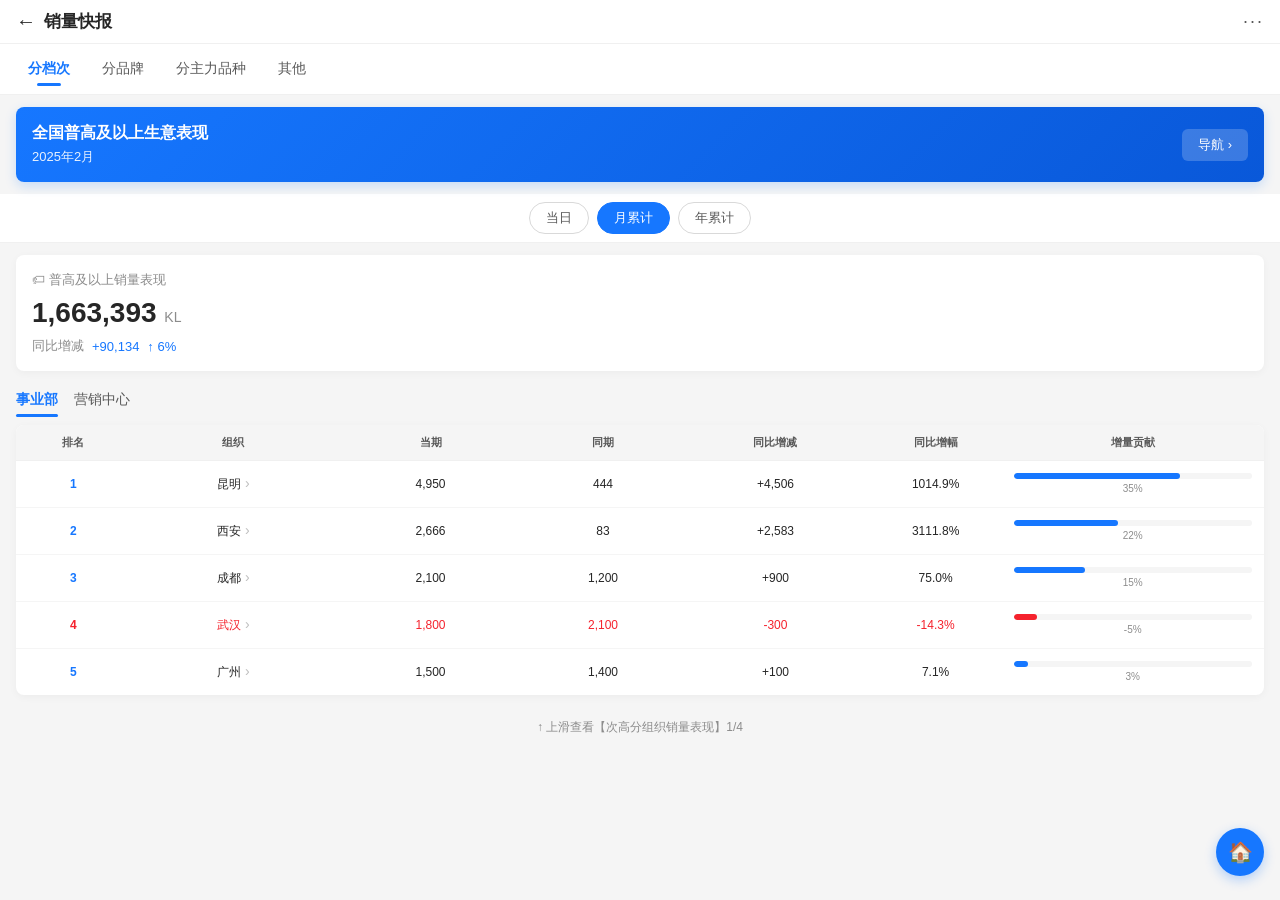
<file: opencode-workspace/local-projects/.public-preview/sales-dashboard/index.html>
<!DOCTYPE html>
<html lang="zh-CN">
<head>
  <meta charset="UTF-8">
  <meta name="viewport" content="width=device-width, initial-scale=1.0, maximum-scale=1.0, user-scalable=no">
  <title>销量快报</title>
  <script type="module" crossorigin src="./assets/index-CLlPgWr9.js"></script>
  <link rel="stylesheet" crossorigin href="./assets/index-MZtSn_FW.css">
</head>
<body>
  <div id="root"></div>
</body>
</html>
</file>
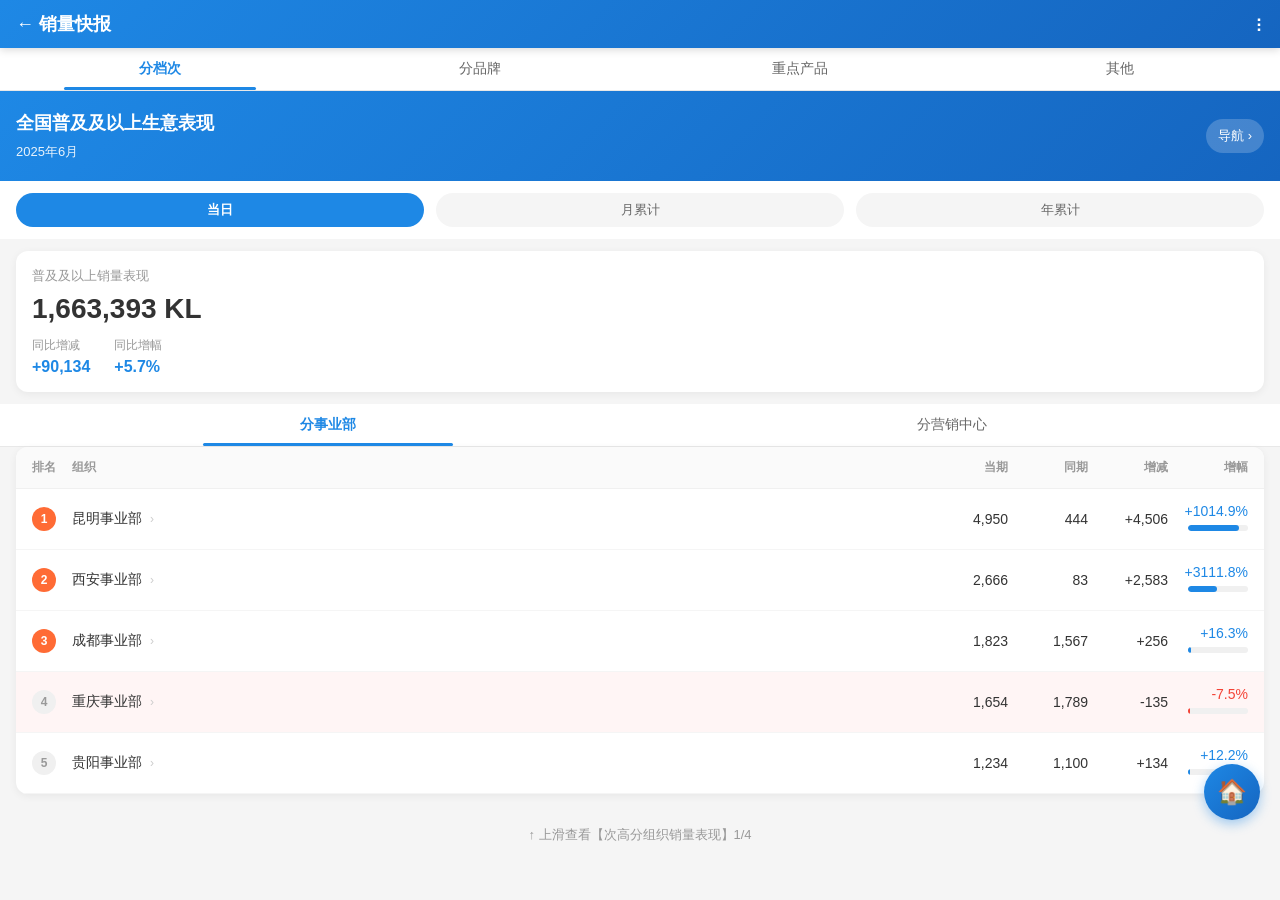
<file: opencode-workspace/sales-flash-demo/.public-preview/demo/index.html>
<!DOCTYPE html>
<html lang="zh-CN">
<head>
    <meta charset="UTF-8">
    <meta name="viewport" content="width=device-width, initial-scale=1.0, maximum-scale=1.0, user-scalable=no">
    <title>销量快报</title>
    <style>
        * {
            margin: 0;
            padding: 0;
            box-sizing: border-box;
        }

        body {
            font-family: -apple-system, BlinkMacSystemFont, 'Segoe UI', 'PingFang SC', 'Hiragino Sans GB', 'Microsoft YaHei', sans-serif;
            background: #f5f5f5;
            color: #333;
            overflow-x: hidden;
            -webkit-font-smoothing: antialiased;
        }

        /* 顶部导航 */
        .header {
            background: linear-gradient(135deg, #1e88e5 0%, #1565c0 100%);
            color: white;
            padding: 12px 16px;
            display: flex;
            align-items: center;
            justify-content: space-between;
            position: sticky;
            top: 0;
            z-index: 100;
            box-shadow: 0 2px 8px rgba(0,0,0,0.15);
        }

        .header-title {
            font-size: 18px;
            font-weight: 600;
        }

        .header-menu {
            font-size: 20px;
            cursor: pointer;
        }

        /* 维度标签 */
        .dimension-tabs {
            background: white;
            display: flex;
            border-bottom: 1px solid #e8e8e8;
            overflow-x: auto;
            -webkit-overflow-scrolling: touch;
            scrollbar-width: none;
        }

        .dimension-tabs::-webkit-scrollbar {
            display: none;
        }

        .dimension-tab {
            flex: 1;
            min-width: 80px;
            padding: 12px 8px;
            text-align: center;
            font-size: 14px;
            color: #666;
            position: relative;
            white-space: nowrap;
            cursor: pointer;
            transition: all 0.3s;
        }

        .dimension-tab.active {
            color: #1e88e5;
            font-weight: 600;
        }

        .dimension-tab.active::after {
            content: '';
            position: absolute;
            bottom: 0;
            left: 20%;
            right: 20%;
            height: 3px;
            background: #1e88e5;
            border-radius: 2px;
        }

        /* Banner */
        .banner {
            background: linear-gradient(135deg, #1e88e5 0%, #1565c0 100%);
            color: white;
            padding: 20px 16px;
            position: relative;
            overflow: hidden;
        }

        .banner::before {
            content: '';
            position: absolute;
            top: -50%;
            right: -20%;
            width: 200px;
            height: 200px;
            background: rgba(255,255,255,0.05);
            border-radius: 50%;
        }

        .banner-title {
            font-size: 18px;
            font-weight: 600;
            margin-bottom: 8px;
        }

        .banner-date {
            font-size: 13px;
            opacity: 0.9;
        }

        .banner-nav {
            position: absolute;
            right: 16px;
            top: 50%;
            transform: translateY(-50%);
            background: rgba(255,255,255,0.2);
            padding: 8px 12px;
            border-radius: 20px;
            font-size: 13px;
            cursor: pointer;
        }

        /* 时间切换 */
        .time-tabs {
            background: white;
            display: flex;
            padding: 12px 16px;
            gap: 12px;
        }

        .time-tab {
            flex: 1;
            padding: 8px 12px;
            text-align: center;
            border-radius: 20px;
            font-size: 13px;
            color: #666;
            background: #f5f5f5;
            cursor: pointer;
            transition: all 0.3s;
        }

        .time-tab.active {
            background: #1e88e5;
            color: white;
            font-weight: 600;
        }

        /* 汇总卡片 */
        .summary-card {
            background: white;
            margin: 12px 16px;
            border-radius: 12px;
            padding: 16px;
            box-shadow: 0 2px 8px rgba(0,0,0,0.06);
        }

        .summary-label {
            font-size: 13px;
            color: #999;
            margin-bottom: 8px;
        }

        .summary-value {
            font-size: 28px;
            font-weight: 700;
            color: #333;
            margin-bottom: 12px;
        }

        .summary-metrics {
            display: flex;
            gap: 24px;
        }

        .metric {
            display: flex;
            flex-direction: column;
        }

        .metric-label {
            font-size: 12px;
            color: #999;
            margin-bottom: 4px;
        }

        .metric-value {
            font-size: 16px;
            font-weight: 600;
        }

        .metric-value.positive {
            color: #1e88e5;
        }

        .metric-value.negative {
            color: #f44336;
        }

        /* 组织切换 */
        .org-tabs {
            background: white;
            display: flex;
            padding: 0 16px;
            border-bottom: 1px solid #e8e8e8;
        }

        .org-tab {
            flex: 1;
            padding: 12px 8px;
            text-align: center;
            font-size: 14px;
            color: #666;
            position: relative;
            cursor: pointer;
        }

        .org-tab.active {
            color: #1e88e5;
            font-weight: 600;
        }

        .org-tab.active::after {
            content: '';
            position: absolute;
            bottom: 0;
            left: 30%;
            right: 30%;
            height: 3px;
            background: #1e88e5;
            border-radius: 2px;
        }

        /* 数据表格 */
        .data-table {
            background: white;
            margin: 0 16px 16px;
            border-radius: 12px;
            overflow: hidden;
            box-shadow: 0 2px 8px rgba(0,0,0,0.06);
        }

        .table-header {
            display: flex;
            background: #fafafa;
            padding: 12px 16px;
            border-bottom: 1px solid #f0f0f0;
        }

        .table-header-cell {
            font-size: 12px;
            color: #999;
            font-weight: 600;
        }

        .table-row {
            display: flex;
            padding: 14px 16px;
            border-bottom: 1px solid #f5f5f5;
            align-items: center;
            cursor: pointer;
            transition: background 0.2s;
        }

        .table-row:active {
            background: #f5f5f5;
        }

        .table-row.negative {
            background: #fff5f5;
        }

        .table-cell {
            font-size: 14px;
        }

        .cell-rank {
            width: 40px;
            text-align: center;
        }

        .rank-num {
            width: 24px;
            height: 24px;
            border-radius: 50%;
            display: flex;
            align-items: center;
            justify-content: center;
            font-size: 12px;
            font-weight: 600;
        }

        .rank-num.top {
            background: #ff6b35;
            color: white;
        }

        .rank-num.normal {
            background: #f0f0f0;
            color: #999;
        }

        .cell-org {
            flex: 1;
            display: flex;
            align-items: center;
            gap: 8px;
        }

        .org-name {
            font-weight: 500;
        }

        .org-arrow {
            color: #ccc;
            font-size: 12px;
        }

        .cell-current {
            width: 80px;
            text-align: right;
        }

        .cell-period {
            width: 80px;
            text-align: right;
        }

        .cell-change {
            width: 80px;
            text-align: right;
        }

        .cell-growth {
            width: 80px;
            text-align: right;
        }

        .growth-positive {
            color: #1e88e5;
        }

        .growth-negative {
            color: #f44336;
        }

        /* 进度条 */
        .progress-bar {
            width: 60px;
            height: 6px;
            background: #f0f0f0;
            border-radius: 3px;
            overflow: hidden;
            display: inline-block;
            vertical-align: middle;
            margin-left: 8px;
        }

        .progress-fill {
            height: 100%;
            border-radius: 3px;
            transition: width 0.3s;
        }

        .progress-fill.positive {
            background: #1e88e5;
        }

        .progress-fill.negative {
            background: #f44336;
        }

        /* 底部引导 */
        .bottom-hint {
            text-align: center;
            padding: 16px;
            color: #999;
            font-size: 13px;
        }

        /* 快捷按钮 */
        .fab {
            position: fixed;
            right: 20px;
            bottom: 80px;
            width: 56px;
            height: 56px;
            border-radius: 50%;
            background: linear-gradient(135deg, #1e88e5 0%, #1565c0 100%);
            color: white;
            display: flex;
            align-items: center;
            justify-content: center;
            font-size: 24px;
            box-shadow: 0 4px 12px rgba(30, 136, 229, 0.4);
            cursor: pointer;
            z-index: 99;
            transition: transform 0.2s;
        }

        .fab:active {
            transform: scale(0.95);
        }

        /* 下拉刷新指示器 */
        .pull-refresh {
            text-align: center;
            padding: 12px;
            color: #999;
            font-size: 13px;
            display: none;
        }

        .pull-refresh.visible {
            display: block;
        }

        /* 响应式 */
        @media (max-width: 375px) {
            .banner-title {
                font-size: 16px;
            }
            .summary-value {
                font-size: 24px;
            }
            .table-cell {
                font-size: 13px;
            }
        }
    </style>
</head>
<body>
    <!-- 顶部导航 -->
    <header class="header">
        <div class="header-title">← 销量快报</div>
        <div class="header-menu">⋮</div>
    </header>

    <!-- 维度标签 -->
    <div class="dimension-tabs">
        <div class="dimension-tab active" data-dimension="grade">分档次</div>
        <div class="dimension-tab" data-dimension="brand">分品牌</div>
        <div class="dimension-tab" data-dimension="product">重点产品</div>
        <div class="dimension-tab" data-dimension="other">其他</div>
    </div>

    <!-- Banner -->
    <div class="banner">
        <div class="banner-title">全国普及及以上生意表现</div>
        <div class="banner-date">2025年6月</div>
        <div class="banner-nav">导航 ›</div>
    </div>

    <!-- 时间切换 -->
    <div class="time-tabs">
        <div class="time-tab active" data-time="day">当日</div>
        <div class="time-tab" data-time="month">月累计</div>
        <div class="time-tab" data-time="year">年累计</div>
    </div>

    <!-- 汇总卡片 -->
    <div class="summary-card">
        <div class="summary-label">普及及以上销量表现</div>
        <div class="summary-value">1,663,393 KL</div>
        <div class="summary-metrics">
            <div class="metric">
                <span class="metric-label">同比增减</span>
                <span class="metric-value positive">+90,134</span>
            </div>
            <div class="metric">
                <span class="metric-label">同比增幅</span>
                <span class="metric-value positive">+5.7%</span>
            </div>
        </div>
    </div>

    <!-- 组织切换 -->
    <div class="org-tabs">
        <div class="org-tab active" data-org="division">分事业部</div>
        <div class="org-tab" data-org="center">分营销中心</div>
    </div>

    <!-- 下拉刷新 -->
    <div class="pull-refresh" id="pullRefresh">
        <span>↓ 下拉刷新</span>
    </div>

    <!-- 数据表格 -->
    <div class="data-table">
        <div class="table-header">
            <div class="table-header-cell" style="width: 40px;">排名</div>
            <div class="table-header-cell" style="flex: 1;">组织</div>
            <div class="table-header-cell" style="width: 80px; text-align: right;">当期</div>
            <div class="table-header-cell" style="width: 80px; text-align: right;">同期</div>
            <div class="table-header-cell" style="width: 80px; text-align: right;">增减</div>
            <div class="table-header-cell" style="width: 80px; text-align: right;">增幅</div>
        </div>
        <div id="tableBody">
            <!-- 动态生成 -->
        </div>
    </div>

    <!-- 底部引导 -->
    <div class="bottom-hint">
        ↑ 上滑查看【次高分组织销量表现】1/4
    </div>

    <!-- 快捷按钮 -->
    <div class="fab" id="fabBtn">🏠</div>

    <script>
        // 模拟数据
        const mockData = {
            division: [
                { rank: 1, name: '昆明事业部', current: 4950, period: 444, change: 4506, growth: 1014.9, contribution: 85.2 },
                { rank: 2, name: '西安事业部', current: 2666, period: 83, change: 2583, growth: 3111.8, contribution: 48.8 },
                { rank: 3, name: '成都事业部', current: 1823, period: 1567, change: 256, growth: 16.3, contribution: 4.8 },
                { rank: 4, name: '重庆事业部', current: 1654, period: 1789, change: -135, growth: -7.5, contribution: -2.5 },
                { rank: 5, name: '贵阳事业部', current: 1234, period: 1100, change: 134, growth: 12.2, contribution: 2.5 },
            ],
            center: [
                { rank: 1, name: '昆明营销中心', current: 3200, period: 300, change: 2900, growth: 966.7, contribution: 54.7 },
                { rank: 2, name: '西安营销中心', current: 1800, period: 50, change: 1750, growth: 3500.0, contribution: 33.0 },
                { rank: 3, name: '成都营销中心', current: 1200, period: 1100, change: 100, growth: 9.1, contribution: 1.9 },
                { rank: 4, name: '重庆营销中心', current: 980, period: 1050, change: -70, growth: -6.7, contribution: -1.3 },
                { rank: 5, name: '贵阳营销中心', current: 850, period: 800, change: 50, growth: 6.3, contribution: 0.9 },
            ]
        };

        let currentOrg = 'division';
        let currentDimension = 'grade';
        let currentTime = 'day';

        // 渲染表格
        function renderTable(data) {
            const tbody = document.getElementById('tableBody');
            tbody.innerHTML = data.map(row => {
                const isNegative = row.growth < 0;
                return `
                    <div class="table-row ${isNegative ? 'negative' : ''}" data-org="${row.name}">
                        <div class="table-cell cell-rank">
                            <div class="rank-num ${row.rank <= 3 ? 'top' : 'normal'}">${row.rank}</div>
                        </div>
                        <div class="table-cell cell-org">
                            <span class="org-name">${row.name}</span>
                            <span class="org-arrow">›</span>
                        </div>
                        <div class="table-cell cell-current">${row.current.toLocaleString()}</div>
                        <div class="table-cell cell-period">${row.period.toLocaleString()}</div>
                        <div class="table-cell cell-change">${row.change > 0 ? '+' : ''}${row.change.toLocaleString()}</div>
                        <div class="table-cell cell-growth ${isNegative ? 'growth-negative' : 'growth-positive'}">
                            ${row.growth > 0 ? '+' : ''}${row.growth.toFixed(1)}%
                            <div class="progress-bar">
                                <div class="progress-fill ${isNegative ? 'negative' : 'positive'}" style="width: ${Math.min(Math.abs(row.contribution), 100)}%"></div>
                            </div>
                        </div>
                    </div>
                `;
            }).join('');
        }

        // 维度切换
        document.querySelectorAll('.dimension-tab').forEach(tab => {
            tab.addEventListener('click', function() {
                document.querySelectorAll('.dimension-tab').forEach(t => t.classList.remove('active'));
                this.classList.add('active');
                currentDimension = this.dataset.dimension;
                updateBannerTitle();
            });
        });

        // 时间切换
        document.querySelectorAll('.time-tab').forEach(tab => {
            tab.addEventListener('click', function() {
                document.querySelectorAll('.time-tab').forEach(t => t.classList.remove('active'));
                this.classList.add('active');
                currentTime = this.dataset.time;
            });
        });

        // 组织切换
        document.querySelectorAll('.org-tab').forEach(tab => {
            tab.addEventListener('click', function() {
                document.querySelectorAll('.org-tab').forEach(t => t.classList.remove('active'));
                this.classList.add('active');
                currentOrg = this.dataset.org;
                renderTable(mockData[currentOrg]);
            });
        });

        // 更新Banner标题
        function updateBannerTitle() {
            const titles = {
                grade: '全国普及及以上生意表现',
                brand: '全国分品牌生意表现',
                product: '全国重点产品生意表现',
                other: '全国其他品种生意表现'
            };
            document.querySelector('.banner-title').textContent = titles[currentDimension] || titles.grade;
        }

        // 行点击事件
        document.addEventListener('click', function(e) {
            const row = e.target.closest('.table-row');
            if (row) {
                const orgName = row.querySelector('.org-name').textContent;
                alert(`点击了: ${orgName}\n这里可以展开下级组织或进入详情页`);
            }
        });

        // 快捷按钮
        document.getElementById('fabBtn').addEventListener('click', function() {
            alert('🏠 快捷菜单:\n• 数据说明\n• 意见反馈\n• 返回工作台');
        });

        // 下拉刷新（简单模拟）
        let startY = 0;
        let isPulling = false;

        document.addEventListener('touchstart', function(e) {
            if (window.scrollY === 0) {
                startY = e.touches[0].clientY;
                isPulling = true;
            }
        });

        document.addEventListener('touchmove', function(e) {
            if (!isPulling) return;
            const currentY = e.touches[0].clientY;
            const diff = currentY - startY;
            if (diff > 60) {
                document.getElementById('pullRefresh').classList.add('visible');
            }
        });

        document.addEventListener('touchend', function() {
            if (isPulling) {
                isPulling = false;
                setTimeout(() => {
                    document.getElementById('pullRefresh').classList.remove('visible');
                }, 1000);
            }
        });

        // 初始化
        renderTable(mockData.division);
    </script>
</body>
</html>
</file>
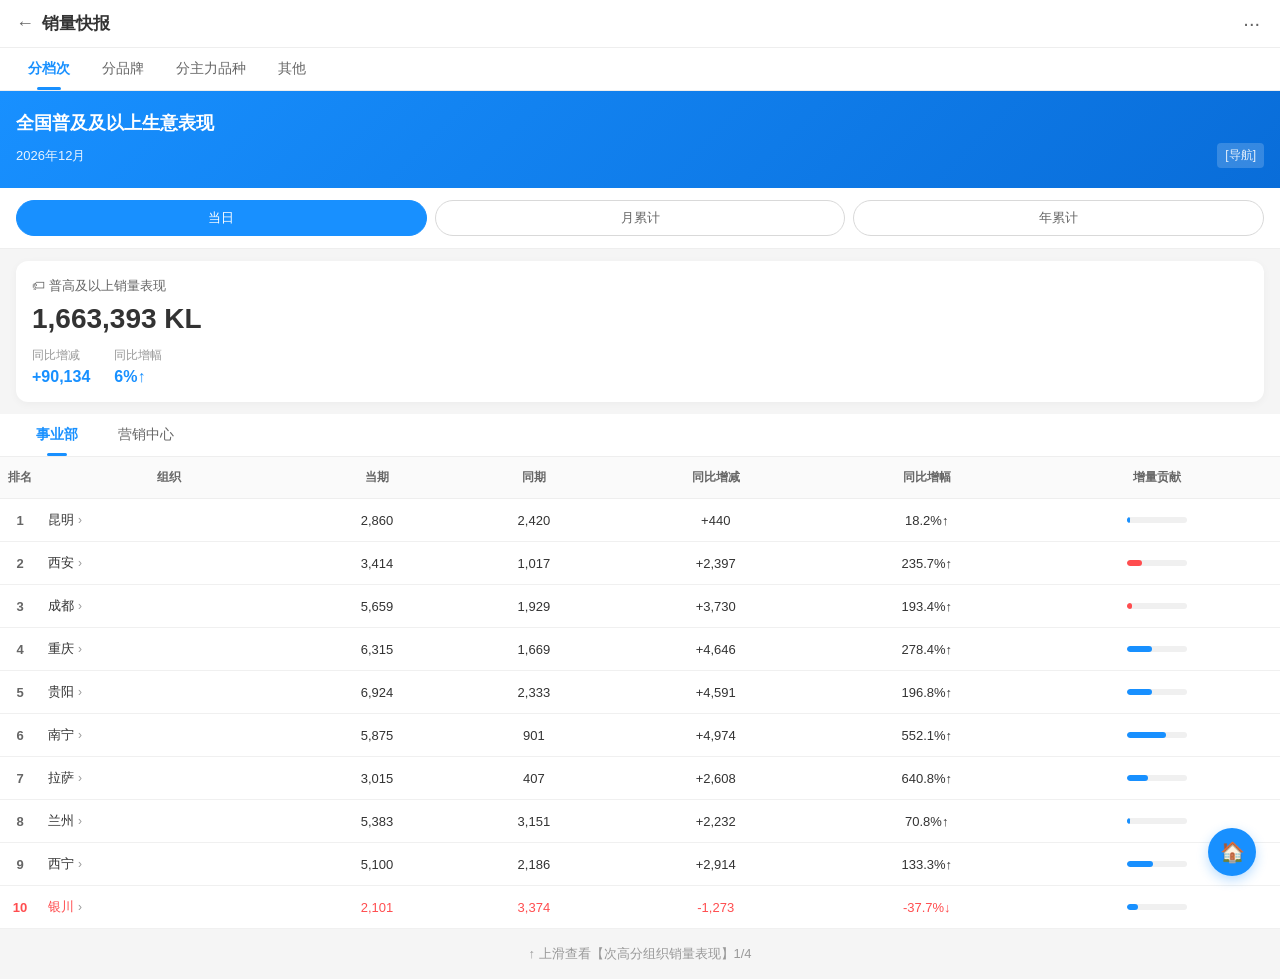
<file: opencode-workspace/sales-flash-demo/.public-preview/sales-flash/index.html>
<!DOCTYPE html>
<html lang="zh-CN">
<head>
    <meta charset="UTF-8">
    <meta name="viewport" content="width=device-width, initial-scale=1.0, maximum-scale=1.0, user-scalable=no">
    <title>销量快报</title>
    <link rel="stylesheet" href="styles.css">
</head>
<body>
    <!-- 顶部导航栏 -->
    <header class="top-nav">
        <div class="nav-left">
            <span class="back-arrow">←</span>
            <span class="nav-title">销量快报</span>
        </div>
        <div class="nav-right">
            <span class="more-dots">···</span>
        </div>
    </header>

    <!-- 一级维度标签 -->
    <nav class="dimension-tabs">
        <div class="tab-scroll">
            <button class="tab-btn active" data-dimension="grade">分档次</button>
            <button class="tab-btn" data-dimension="brand">分品牌</button>
            <button class="tab-btn" data-dimension="main">分主力品种</button>
            <button class="tab-btn" data-dimension="other">其他</button>
        </div>
    </nav>

    <!-- Banner -->
    <section class="banner">
        <div class="banner-content">
            <h1 class="banner-title" id="bannerTitle">全国普及及以上生意表现</h1>
            <div class="banner-date">
                <span id="bannerDate">2025年2月</span>
                <span class="nav-icon">[导航]</span>
            </div>
        </div>
    </section>

    <!-- 时间维度切换 -->
    <section class="time-tabs">
        <button class="time-btn active" data-time="day">当日</button>
        <button class="time-btn" data-time="month">月累计</button>
        <button class="time-btn" data-time="year">年累计</button>
    </section>

    <!-- 数据汇总卡片 -->
    <section class="summary-card">
        <div class="summary-label">🏷 普高及以上销量表现</div>
        <div class="summary-value" id="summaryValue">1,663,393 KL</div>
        <div class="summary-metrics">
            <span class="metric">
                <span class="metric-label">同比增减</span>
                <span class="metric-value positive" id="summaryChange">+90,134</span>
            </span>
            <span class="metric">
                <span class="metric-label">同比增幅</span>
                <span class="metric-value positive" id="summaryGrowth">6%↑</span>
            </span>
        </div>
    </section>

    <!-- 组织层级切换 -->
    <section class="org-tabs">
        <button class="org-btn active" data-org="division">事业部</button>
        <button class="org-btn" data-org="center">营销中心</button>
    </section>

    <!-- 数据表格 -->
    <section class="data-table-section">
        <table class="data-table" id="dataTable">
            <thead>
                <tr>
                    <th class="col-rank">排名</th>
                    <th class="col-org">组织</th>
                    <th class="col-current">当期</th>
                    <th class="col-period">同期</th>
                    <th class="col-change">同比增减</th>
                    <th class="col-growth">同比增幅</th>
                    <th class="col-contribution">增量贡献</th>
                </tr>
            </thead>
            <tbody id="tableBody">
                <!-- 数据行由JS生成 -->
            </tbody>
        </table>
    </section>

    <!-- 底部引导 -->
    <footer class="bottom-guide">
        <span>↑ 上滑查看【次高分组织销量表现】<span id="pageIndicator">1/4</span></span>
    </footer>

    <!-- 🏠 快捷按钮 -->
    <div class="fab-button" id="fabButton">
        🏠
    </div>
    <div class="fab-menu" id="fabMenu">
        <div class="fab-menu-item" data-action="help">数据说明</div>
        <div class="fab-menu-item" data-action="feedback">意见反馈</div>
        <div class="fab-menu-item" data-action="back">返回工作台</div>
    </div>

    <!-- 下拉刷新指示器 -->
    <div class="pull-refresh" id="pullRefresh">
        <span>↓ 下拉刷新</span>
    </div>

    <script src="app.js"></script>
</body>
</html>
</file>
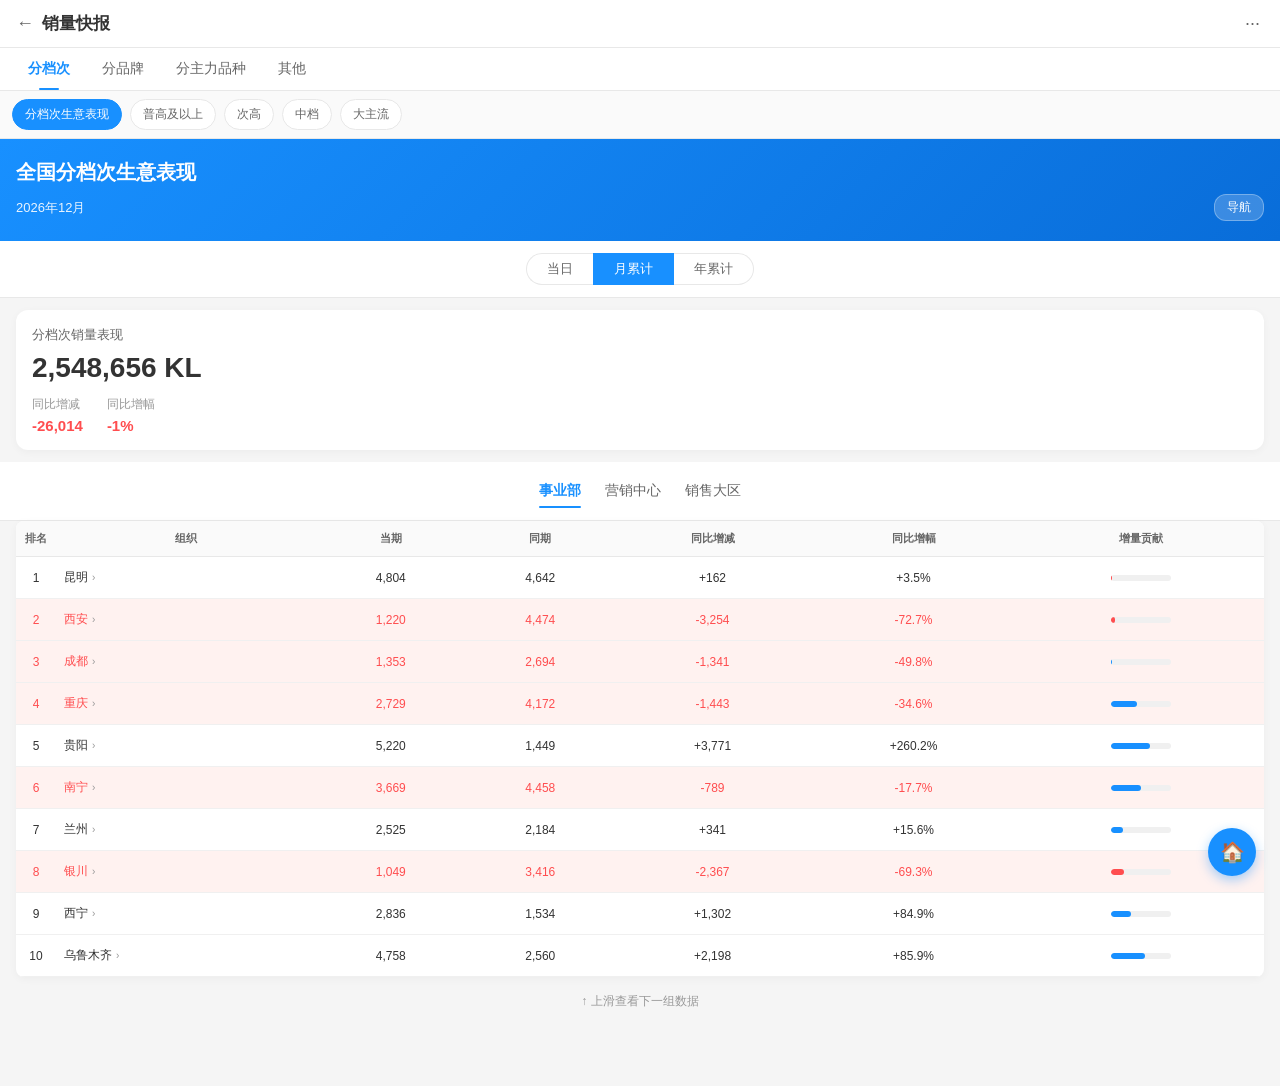
<file: opencode-workspace/sales-flash/.public-preview/sales-flash/index.html>
<!DOCTYPE html>
<html lang="zh-CN">
<head>
    <meta charset="UTF-8">
    <meta name="viewport" content="width=device-width, initial-scale=1.0, maximum-scale=1.0, user-scalable=no">
    <title>销量快报</title>
    <link rel="stylesheet" href="styles.css">
</head>
<body>
    <div id="app">
        <!-- 顶部导航 -->
        <header class="header">
            <div class="header-left">
                <span class="back-arrow">←</span>
                <span class="header-title">销量快报</span>
            </div>
            <div class="header-right">
                <span class="menu-dots">···</span>
            </div>
        </header>

        <!-- 一级维度标签 -->
        <div class="dimension-tabs">
            <div class="tabs-container">
                <div class="tab active" data-dimension="grade">分档次</div>
                <div class="tab" data-dimension="brand">分品牌</div>
                <div class="tab" data-dimension="product">分主力品种</div>
                <div class="tab" data-dimension="other">其他</div>
            </div>
        </div>

        <!-- 二级页签（仅分档次显示） -->
        <div class="sub-tabs" id="subTabs">
            <div class="sub-tabs-container">
                <div class="sub-tab active" data-sub="all">分档次生意表现</div>
                <div class="sub-tab" data-sub="premium">普高及以上</div>
                <div class="sub-tab" data-sub="high">次高</div>
                <div class="sub-tab" data-sub="medium">中档</div>
                <div class="sub-tab" data-sub="mainstream">大主流</div>
            </div>
        </div>

        <!-- Banner区域 -->
        <div class="banner">
            <div class="banner-content">
                <h1 class="banner-title" id="bannerTitle">全国分档次生意表现</h1>
                <div class="banner-meta">
                    <span class="banner-date" id="bannerDate">2025年2月</span>
                    <button class="nav-btn" id="navBtn">导航</button>
                </div>
            </div>
        </div>

        <!-- 时间切换 -->
        <div class="time-tabs">
            <div class="time-tab" data-time="day">当日</div>
            <div class="time-tab active" data-time="month">月累计</div>
            <div class="time-tab" data-time="year">年累计</div>
        </div>

        <!-- 数据汇总卡片 -->
        <div class="summary-card">
            <div class="summary-label" id="summaryLabel">🏷 分档次销量表现</div>
            <div class="summary-value" id="summaryValue">1,663,393 KL</div>
            <div class="summary-changes">
                <span class="change-item">
                    <span class="change-label">同比增减</span>
                    <span class="change-value positive" id="summaryChange">+90,134</span>
                </span>
                <span class="change-item">
                    <span class="change-label">同比增幅</span>
                    <span class="change-value positive" id="summaryGrowth">+6.0%</span>
                </span>
            </div>
        </div>

        <!-- 组织层级切换 -->
        <div class="org-tabs">
            <div class="org-tab active" data-org="division">事业部</div>
            <div class="org-tab" data-org="center">营销中心</div>
            <div class="org-tab" data-org="region">销售大区</div>
        </div>

        <!-- 数据表格 -->
        <div class="data-table-container">
            <table class="data-table" id="dataTable">
                <thead>
                    <tr>
                        <th class="col-rank">排名</th>
                        <th class="col-org">组织</th>
                        <th class="col-current">当期</th>
                        <th class="col-period">同期</th>
                        <th class="col-change">同比增减</th>
                        <th class="col-growth">同比增幅</th>
                        <th class="col-contrib">增量贡献</th>
                    </tr>
                </thead>
                <tbody id="tableBody">
                    <!-- 动态生成 -->
                </tbody>
            </table>
        </div>

        <!-- 底部引导 -->
        <div class="bottom-guide">
            <span>↑ 上滑查看下一组数据</span>
        </div>

        <!-- 🏠 快捷入口 -->
        <div class="fab-menu" id="fabMenu">
            <div class="fab-button" id="fabButton">🏠</div>
            <div class="fab-options" id="fabOptions">
                <div class="fab-option" data-action="explain">数据说明</div>
                <div class="fab-option" data-action="feedback">意见反馈</div>
                <div class="fab-option" data-action="back">返回工作台</div>
            </div>
        </div>
    </div>

    <!-- 下拉刷新指示器 -->
    <div class="pull-refresh" id="pullRefresh">
        <div class="refresh-spinner"></div>
        <span>下拉刷新</span>
    </div>

    <script src="app.js"></script>
</body>
</html>
</file>
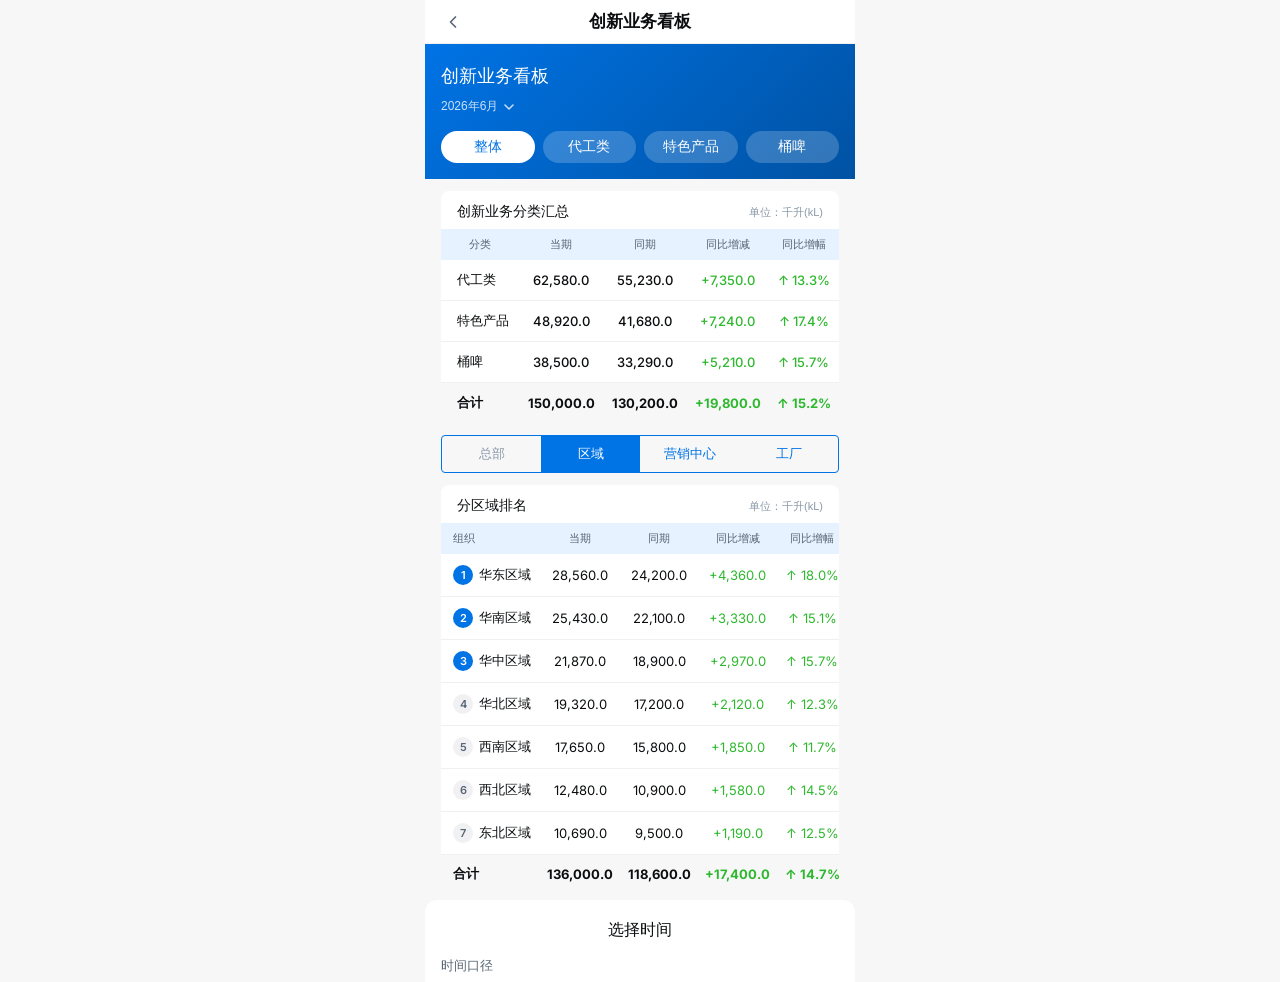
<file: opencode-workspace/innovation-business-dashboard/demo.html>
<!DOCTYPE html>
<html lang="zh-CN">
<head>
  <meta charset="UTF-8">
  <meta name="viewport" content="width=device-width, initial-scale=1.0, maximum-scale=1.0, user-scalable=no">
  <title>创新业务看板</title>
  <link href="https://fonts.googleapis.com/css2?family=Inter:wght@400;500;600;700&display=swap" rel="stylesheet">
  <style>
    *, *::before, *::after { margin: 0; padding: 0; box-sizing: border-box; -webkit-tap-highlight-color: transparent; }
    html { font-size: 16px; }
    body { font-family: 'PingFang SC', 'Helvetica Neue', 'Microsoft YaHei', sans-serif; background: #F7F7F8; color: #0B0D0F; -webkit-font-smoothing: antialiased; overflow-x: hidden; }
    ul, ol { list-style: none; }
    a { text-decoration: none; color: inherit; }
    button { border: none; background: none; font-family: inherit; cursor: pointer; }

    :root {
      --brand: #0073E5; --brand-light: #E6F2FF; --brand-dark: #0052A3;
      --text-5: #0B0D0F; --text-4: #576675; --text-3: #8A99A8; --text-1: #FFFFFF;
      --fill-1: #F7F7F8; --fill-2: #F1F1F4; --white: #FFFFFF;
      --success: #2EB82E; --danger: #F53D3D; --divider: #F0F0F0;
      --space-1: 4px; --space-2: 8px; --space-3: 12px; --space-4: 16px; --space-5: 20px;
      --din: 'Inter', 'DIN Alternate', 'Helvetica Neue', sans-serif;
    }

    .page { max-width: 430px; margin: 0 auto; min-height: 100vh; background: #F7F7F8; position: relative; }

    /* 顶部导航栏 */
    .nav-bar { height: 44px; display: flex; align-items: center; justify-content: center; background: var(--white); position: sticky; top: 0; z-index: 100; border-bottom: 1px solid var(--divider); }
    .nav-bar .back { position: absolute; left: 16px; width: 24px; height: 24px; display: flex; align-items: center; justify-content: center; }
    .nav-bar .back svg { width: 20px; height: 20px; }
    .nav-bar .title { font-size: 17px; font-weight: 600; color: var(--text-5); }

    /* Banner 区域 */
    .banner { background: linear-gradient(135deg, #0073E5 0%, #0052A3 100%); padding: 20px 16px 16px; position: relative; }
    .banner-title { font-size: 18px; font-weight: 500; color: var(--text-1); margin-bottom: 8px; }
    .banner-time { display: inline-flex; align-items: center; gap: 4px; color: rgba(255,255,255,.8); font-size: 12px; cursor: pointer; }
    .banner-time svg { width: 14px; height: 14px; }
    .banner-nav { display: flex; gap: 8px; margin-top: 16px; }
    .banner-nav-btn { flex: 1; height: 32px; display: flex; align-items: center; justify-content: center; border-radius: 999px; font-size: 14px; cursor: pointer; transition: all .2s; white-space: nowrap; }
    .banner-nav-btn.active { background: var(--white); color: var(--brand); font-weight: 500; }
    .banner-nav-btn:not(.active) { background: rgba(255,255,255,.2); color: var(--text-1); }

    /* 分类汇总表格 */
    .summary-table-card { background: var(--white); border-radius: 8px; margin: 12px 16px; overflow: hidden; }
    .summary-table-card .card-header { display: flex; align-items: center; justify-content: space-between; padding: 12px 16px 8px; }
    .summary-table-card .card-title { font-size: 14px; font-weight: 500; color: var(--text-5); }
    .summary-table-card .card-unit { font-size: 11px; color: var(--text-3); }
    .summary-table-scroll { overflow-x: auto; -webkit-overflow-scrolling: touch; scrollbar-width: none; }
    .summary-table-scroll::-webkit-scrollbar { display: none; }
    .summary-table { width: 100%; border-collapse: collapse; min-width: 320px; }
    .summary-table th { background: var(--brand-light); font-size: 11px; font-weight: 400; color: var(--text-4); padding: 8px 6px; text-align: center; white-space: nowrap; }
    .summary-table td { font-size: 13px; color: var(--text-5); padding: 11px 6px; text-align: center; border-bottom: 1px solid var(--divider); white-space: nowrap; }
    .summary-table td:first-child { text-align: left; padding-left: 16px; font-family: inherit; }
    .summary-table td.num { font-family: var(--din); font-weight: 500; }
    .summary-table tr.total-row td { font-weight: 700; background: var(--fill-1); border-bottom: none; }
    .summary-table tr.total-row td:first-child { padding-left: 16px; }
    .text-up { color: var(--success); }
    .text-down { color: var(--danger); }
    .text-zero { color: var(--text-3); }
    .new-tag { color: var(--brand); font-weight: 500; font-size: 12px; }

    /* 组织层级页签 */
    .org-switch { display: flex; margin: 0 16px 12px; border: 1px solid var(--brand); border-radius: 4px; overflow: hidden; }
    .org-switch-item { flex: 1; height: 36px; display: flex; align-items: center; justify-content: center; font-size: 13px; cursor: pointer; transition: all .2s; }
    .org-switch-item.active { background: var(--brand); color: var(--text-1); font-weight: 500; }
    .org-switch-item:not(.active) { color: var(--brand); }
    .org-switch-item.disabled { color: var(--text-3); cursor: not-allowed; }
    .org-switch-item.disabled ~ .org-switch-item, .org-switch-item.disabled { border-color: var(--divider); }

    /* 组织排名表格 */
    .rank-table-card { background: var(--white); border-radius: 8px; margin: 0 16px 16px; overflow: hidden; }
    .rank-table-card .card-header { display: flex; align-items: center; justify-content: space-between; padding: 12px 16px 8px; }
    .rank-table-card .card-title { font-size: 14px; font-weight: 500; color: var(--text-5); }
    .rank-table-card .card-unit { font-size: 11px; color: var(--text-3); }
    .rank-table-scroll { overflow-x: auto; -webkit-overflow-scrolling: touch; scrollbar-width: none; position: relative; }
    .rank-table-scroll::-webkit-scrollbar { display: none; }
    .rank-table { width: 100%; border-collapse: collapse; min-width: 480px; }
    .rank-table th { background: var(--brand-light); font-size: 11px; font-weight: 400; color: var(--text-4); padding: 8px 6px; text-align: center; white-space: nowrap; position: sticky; top: 0; z-index: 5; }
    .rank-table th:first-child { position: sticky; left: 0; z-index: 6; text-align: left; padding-left: 12px; min-width: 96px; }
    .rank-table td { font-size: 13px; color: var(--text-5); padding: 10px 6px; text-align: center; border-bottom: 1px solid var(--divider); white-space: nowrap; font-family: var(--din); }
    .rank-table td:first-child { position: sticky; left: 0; z-index: 4; text-align: left; padding-left: 12px; background: var(--white); font-family: inherit; min-width: 96px; }
    .rank-table tr.total-row td { font-weight: 700; background: var(--fill-1); border-bottom: none; }
    .rank-table tr.total-row td:first-child { background: var(--fill-1); }
    .rank-badge { display: inline-flex; align-items: center; justify-content: center; width: 20px; height: 20px; border-radius: 50%; font-size: 11px; font-weight: 600; margin-right: 6px; font-family: var(--din); }
    .rank-badge.top3 { background: var(--brand); color: var(--text-1); }
    .rank-badge.normal { background: var(--fill-2); color: var(--text-4); }
    .org-name { font-size: 13px; color: var(--text-5); }
    .progress-bar { height: 6px; background: var(--fill-2); border-radius: 3px; overflow: hidden; width: 60px; margin: 0 auto; }
    .progress-fill { height: 100%; background: var(--brand); border-radius: 3px; transition: width .3s ease; }
    .progress-text { font-size: 11px; color: var(--text-3); margin-top: 2px; font-family: var(--din); }

    /* 时间选择器弹窗 */
    .modal-overlay { position: fixed; inset: 0; background: rgba(0,0,0,.4); z-index: 200; opacity: 0; visibility: hidden; transition: all .3s; }
    .modal-overlay.show { opacity: 1; visibility: visible; }
    .modal-drawer { position: fixed; bottom: 0; left: 50%; transform: translateX(-50%) translateY(100%); width: 100%; max-width: 430px; background: var(--white); border-radius: 12px 12px 0 0; padding: 20px 16px 32px; z-index: 201; transition: transform .3s ease; }
    .modal-drawer.show { transform: translateX(-50%) translateY(0); }
    .modal-title { font-size: 16px; font-weight: 500; color: var(--text-5); margin-bottom: 16px; text-align: center; }
    .modal-section-label { font-size: 13px; color: var(--text-4); margin-bottom: 8px; }
    .modal-pill-group { display: flex; gap: 8px; margin-bottom: 20px; }
    .modal-pill { flex: 1; height: 36px; display: flex; align-items: center; justify-content: center; border-radius: 999px; font-size: 14px; cursor: pointer; transition: all .2s; border: 1px solid var(--divider); }
    .modal-pill.active { background: var(--brand-light); color: var(--brand); font-weight: 500; border-color: var(--brand); }
    .modal-pill:not(.active) { color: var(--text-4); }
    .date-picker { display: flex; gap: 8px; margin-bottom: 20px; }
    .date-select { flex: 1; height: 40px; border: 1px solid var(--divider); border-radius: 8px; padding: 0 12px; font-size: 14px; color: var(--text-5); background: var(--white); -webkit-appearance: none; appearance: none; background-image: url("data:image/svg+xml,%3Csvg width='12' height='12' viewBox='0 0 12 12' fill='none' xmlns='http://www.w3.org/2000/svg'%3E%3Cpath d='M3 5l3 3 3-3' stroke='%238A99A8' stroke-width='1.5' stroke-linecap='round' stroke-linejoin='round'/%3E%3C/svg%3E"); background-repeat: no-repeat; background-position: right 12px center; }
    .modal-actions { display: flex; gap: 12px; }
    .modal-btn { flex: 1; height: 44px; border-radius: 22px; font-size: 16px; font-weight: 500; display: flex; align-items: center; justify-content: center; cursor: pointer; }
    .modal-btn.cancel { background: var(--fill-2); color: var(--text-5); }
    .modal-btn.confirm { background: var(--brand); color: var(--text-1); }

    /* Toast */
    .toast { position: fixed; top: 50%; left: 50%; transform: translate(-50%, -50%); background: rgba(0,0,0,.7); color: #fff; padding: 10px 20px; border-radius: 8px; font-size: 14px; z-index: 300; opacity: 0; visibility: hidden; transition: all .3s; }
    .toast.show { opacity: 1; visibility: visible; }

    /* 空状态 */
    .empty-state { text-align: center; padding: 40px 16px; color: var(--text-3); }
    .empty-state svg { width: 48px; height: 48px; margin-bottom: 12px; opacity: .5; }

    .content-area { padding-bottom: 24px; }
    .bottom-hint { text-align: center; padding: 16px; color: var(--text-3); font-size: 12px; }
  </style>
</head>
<body>
  <div class="page">
    <!-- 顶部导航栏 -->
    <div class="nav-bar">
      <div class="back" onclick="history.back()">
        <svg viewBox="0 0 24 24" fill="none"><path d="M15 6l-6 6 6 6" stroke="#576675" stroke-width="2" stroke-linecap="round" stroke-linejoin="round"/></svg>
      </div>
      <span class="title">创新业务看板</span>
    </div>

    <!-- Banner 区域 -->
    <div class="banner">
      <div class="banner-title">创新业务看板</div>
      <div class="banner-time" id="bannerTime" onclick="openTimePicker()">
        <span id="timeLabel">2026年6月</span>
        <svg viewBox="0 0 14 14" fill="none"><path d="M3 5l4 4 4-4" stroke="rgba(255,255,255,.8)" stroke-width="1.5" stroke-linecap="round" stroke-linejoin="round"/></svg>
      </div>
      <div class="banner-nav">
        <div class="banner-nav-btn active" data-view="overall" onclick="switchView('overall')">整体</div>
        <div class="banner-nav-btn" data-view="oem" onclick="switchView('oem')">代工类</div>
        <div class="banner-nav-btn" data-view="specialty" onclick="switchView('specialty')">特色产品</div>
        <div class="banner-nav-btn" data-view="draught" onclick="switchView('draught')">桶啤</div>
      </div>
    </div>

    <!-- 内容区 -->
    <div class="content-area">
      <!-- 分类汇总表格 -->
      <div class="summary-table-card">
        <div class="card-header">
          <span class="card-title" id="summaryTitle">创新业务分类汇总</span>
          <span class="card-unit">单位：千升(kL)</span>
        </div>
        <div class="summary-table-scroll">
          <table class="summary-table">
            <thead>
              <tr>
                <th>分类</th>
                <th>当期</th>
                <th>同期</th>
                <th>同比增减</th>
                <th>同比增幅</th>
              </tr>
            </thead>
            <tbody id="summaryBody"></tbody>
          </table>
        </div>
      </div>

      <!-- 组织层级页签 -->
      <div class="org-switch">
        <div class="org-switch-item disabled" data-level="hq" onclick="switchOrgLevel('hq')">总部</div>
        <div class="org-switch-item active" data-level="region" onclick="switchOrgLevel('region')">区域</div>
        <div class="org-switch-item" data-level="mc" onclick="switchOrgLevel('mc')">营销中心</div>
        <div class="org-switch-item" data-level="factory" onclick="switchOrgLevel('factory')">工厂</div>
      </div>

      <!-- 组织排名表格 -->
      <div class="rank-table-card">
        <div class="card-header">
          <span class="card-title" id="rankTitle">分区域排名</span>
          <span class="card-unit">单位：千升(kL)</span>
        </div>
        <div class="rank-table-scroll">
          <table class="rank-table">
            <thead>
              <tr>
                <th>组织</th>
                <th>当期</th>
                <th>同期</th>
                <th>同比增减</th>
                <th>同比增幅</th>
                <th>增量贡献</th>
              </tr>
            </thead>
            <tbody id="rankBody"></tbody>
          </table>
        </div>
      </div>

      <div class="bottom-hint">— 已全部加载 —</div>
    </div>
  </div>

  <!-- 时间选择器 -->
  <div class="modal-overlay" id="timeOverlay" onclick="closeTimePicker()"></div>
  <div class="modal-drawer" id="timeDrawer">
    <div class="modal-title">选择时间</div>
    <div class="modal-section-label">时间口径</div>
    <div class="modal-pill-group">
      <div class="modal-pill" data-period="day" onclick="selectPeriod('day')">日</div>
      <div class="modal-pill active" data-period="month" onclick="selectPeriod('month')">月</div>
      <div class="modal-pill" data-period="year" onclick="selectPeriod('year')">年</div>
    </div>
    <div class="modal-section-label">具体日期</div>
    <div class="date-picker" id="datePicker"></div>
    <div class="modal-actions">
      <div class="modal-btn cancel" onclick="closeTimePicker()">取消</div>
      <div class="modal-btn confirm" onclick="confirmTime()">确认</div>
    </div>
  </div>

  <!-- Toast -->
  <div class="toast" id="toast"></div>

  <script>
    // ========== 数据 ==========
    const viewConfig = {
      overall: { title: '创新业务分类汇总', rankTitle: '创新业务', summary: [
        { name: '代工类', current: 62580.0, same: 55230.0 },
        { name: '特色产品', current: 48920.0, same: 41680.0 },
        { name: '桶啤', current: 38500.0, same: 33290.0 },
      ]},
      oem: { title: '代工类分类汇总', rankTitle: '代工类', summary: [
        { name: '代加工', current: 31850.0, same: 28200.0 },
        { name: '包销', current: 19730.0, same: 17530.0 },
        { name: '定制', current: 11000.0, same: 9500.0 },
      ]},
      specialty: { title: '特色产品分类汇总', rankTitle: '特色产品', summary: [
        { name: '小品种', current: 24680.0, same: 20500.0 },
        { name: '贸易产品', current: 14840.0, same: 12680.0 },
        { name: '醴', current: 9400.0, same: 8500.0 },
      ]},
      draught: { title: '桶啤分类汇总', rankTitle: '桶啤', summary: [
        { name: '高档桶啤', current: 23820.0, same: 20100.0 },
        { name: '普通桶啤', current: 14680.0, same: 13190.0 },
      ]},
    };

    const orgData = {
      overall: {
        region: [
          { name: '华东区域', current: 28560.0, same: 24200.0 },
          { name: '华南区域', current: 25430.0, same: 22100.0 },
          { name: '华中区域', current: 21870.0, same: 18900.0 },
          { name: '华北区域', current: 19320.0, same: 17200.0 },
          { name: '西南区域', current: 17650.0, same: 15800.0 },
          { name: '西北区域', current: 12480.0, same: 10900.0 },
          { name: '东北区域', current: 10690.0, same: 9500.0 },
        ],
        mc: [
          { name: '上海营销中心', current: 12580.0, same: 10200.0 },
          { name: '浙江营销中心', current: 9870.0, same: 8600.0 },
          { name: '江苏营销中心', current: 9120.0, same: 7800.0 },
          { name: '广东营销中心', current: 8650.0, same: 7400.0 },
          { name: '湖北营销中心', current: 7430.0, same: 6200.0 },
          { name: '四川营销中心', current: 6890.0, same: 5900.0 },
          { name: '北京营销中心', current: 6210.0, same: 5400.0 },
          { name: '山东营销中心', current: 5780.0, same: 4900.0 },
          { name: '安徽营销中心', current: 4920.0, same: 4300.0 },
          { name: '福建营销中心', current: 4350.0, same: 3800.0 },
        ],
        factory: [
          { name: '上海松江工厂', current: 4820.0, same: 4100.0 },
          { name: '杭州工厂', current: 4150.0, same: 3600.0 },
          { name: '南京工厂', current: 3870.0, same: 3300.0 },
          { name: '广州工厂', current: 3620.0, same: 3100.0 },
          { name: '武汉工厂', current: 3180.0, same: 2700.0 },
          { name: '成都工厂', current: 2940.0, same: 2500.0 },
          { name: '北京工厂', current: 2650.0, same: 2300.0 },
          { name: '济南工厂', current: 2480.0, same: 2100.0 },
        ],
      },
      oem: {
        region: [
          { name: '华东区域', current: 11850.0, same: 10200.0 },
          { name: '华南区域', current: 10320.0, same: 9100.0 },
          { name: '华中区域', current: 8970.0, same: 7800.0 },
          { name: '华北区域', current: 7650.0, same: 6800.0 },
          { name: '西南区域', current: 6890.0, same: 6200.0 },
          { name: '西北区域', current: 4920.0, same: 4300.0 },
          { name: '东北区域', current: 4230.0, same: 3800.0 },
        ],
        mc: [
          { name: '上海营销中心', current: 5280.0, same: 4500.0 },
          { name: '浙江营销中心', current: 4150.0, same: 3600.0 },
          { name: '江苏营销中心', current: 3820.0, same: 3300.0 },
          { name: '广东营销中心', current: 3580.0, same: 3100.0 },
          { name: '湖北营销中心', current: 3120.0, same: 2700.0 },
          { name: '四川营销中心', current: 2890.0, same: 2500.0 },
          { name: '北京营销中心', current: 2610.0, same: 2300.0 },
          { name: '山东营销中心', current: 2380.0, same: 2100.0 },
        ],
        factory: [
          { name: '上海松江工厂', current: 2080.0, same: 1800.0 },
          { name: '杭州工厂', current: 1750.0, same: 1500.0 },
          { name: '南京工厂', current: 1620.0, same: 1400.0 },
          { name: '广州工厂', current: 1520.0, same: 1300.0 },
          { name: '武汉工厂', current: 1320.0, same: 1150.0 },
          { name: '成都工厂', current: 1210.0, same: 1050.0 },
        ],
      },
      specialty: {
        region: [
          { name: '华东区域', current: 9280.0, same: 7600.0 },
          { name: '华南区域', current: 8150.0, same: 6800.0 },
          { name: '华中区域', current: 7120.0, same: 5900.0 },
          { name: '华北区域', current: 6230.0, same: 5200.0 },
          { name: '西南区域', current: 5640.0, same: 4700.0 },
          { name: '西北区域', current: 3980.0, same: 3300.0 },
          { name: '东北区域', current: 3420.0, same: 2900.0 },
        ],
        mc: [
          { name: '上海营销中心', current: 4120.0, same: 3400.0 },
          { name: '浙江营销中心', current: 3280.0, same: 2700.0 },
          { name: '江苏营销中心', current: 3020.0, same: 2500.0 },
          { name: '广东营销中心', current: 2850.0, same: 2350.0 },
          { name: '湖北营销中心', current: 2480.0, same: 2050.0 },
          { name: '四川营销中心', current: 2290.0, same: 1900.0 },
          { name: '北京营销中心', current: 2070.0, same: 1700.0 },
          { name: '山东营销中心', current: 1890.0, same: 1550.0 },
        ],
        factory: [
          { name: '上海松江工厂', current: 1620.0, same: 1350.0 },
          { name: '杭州工厂', current: 1380.0, same: 1150.0 },
          { name: '南京工厂', current: 1280.0, same: 1050.0 },
          { name: '广州工厂', current: 1200.0, same: 1000.0 },
          { name: '武汉工厂', current: 1040.0, same: 860.0 },
          { name: '成都工厂', current: 960.0, same: 800.0 },
        ],
      },
      draught: {
        region: [
          { name: '华东区域', current: 7430.0, same: 6400.0 },
          { name: '华南区域', current: 6960.0, same: 6200.0 },
          { name: '华中区域', current: 5780.0, same: 5200.0 },
          { name: '华北区域', current: 5440.0, same: 5200.0 },
          { name: '西南区域', current: 5120.0, same: 4900.0 },
          { name: '西北区域', current: 3580.0, same: 3300.0 },
          { name: '东北区域', current: 3040.0, same: 2800.0 },
        ],
        mc: [
          { name: '上海营销中心', current: 3180.0, same: 2700.0 },
          { name: '浙江营销中心', current: 2440.0, same: 2100.0 },
          { name: '江苏营销中心', current: 2280.0, same: 1950.0 },
          { name: '广东营销中心', current: 2220.0, same: 1950.0 },
          { name: '湖北营销中心', current: 1830.0, same: 1600.0 },
          { name: '四川营销中心', current: 1710.0, same: 1500.0 },
          { name: '北京营销中心', current: 1530.0, same: 1350.0 },
          { name: '山东营销中心', current: 1510.0, same: 1350.0 },
        ],
        factory: [
          { name: '上海松江工厂', current: 1120.0, same: 950.0 },
          { name: '杭州工厂', current: 1020.0, same: 870.0 },
          { name: '南京工厂', current: 970.0, same: 830.0 },
          { name: '广州工厂', current: 900.0, same: 780.0 },
          { name: '武汉工厂', current: 820.0, same: 700.0 },
          { name: '成都工厂', current: 770.0, same: 650.0 },
        ],
      },
    };

    const orgLevelNames = { hq: '总部', region: '区域', mc: '营销中心', factory: '工厂' };
    let currentView = 'overall';
    let currentLevel = 'region';
    let currentPeriod = 'month';
    let selectedYear = 2026, selectedMonth = 6, selectedDay = 26;

    // ========== 格式化函数 ==========
    function fmtNum(n) { return n.toLocaleString('en-US', { minimumFractionDigits: 1, maximumFractionDigits: 1 }); }
    function calcDiff(cur, same) { return Math.round((cur - same) * 10) / 10; }
    function calcRate(cur, same) {
      if (same === 0) return null;
      return Math.round(((cur - same) / same * 100) * 10) / 10;
    }
    function diffClass(cur, same) {
      const d = cur - same;
      if (d > 0) return 'text-up';
      if (d < 0) return 'text-down';
      return 'text-zero';
    }
    function rateHtml(cur, same) {
      if (same === 0) return '<span class="new-tag">NEW</span>';
      const r = calcRate(cur, same);
      if (r === null) return '<span class="new-tag">NEW</span>';
      if (r > 0) return `<span class="text-up">↑ ${r.toFixed(1)}%</span>`;
      if (r < 0) return `<span class="text-down">↓ ${Math.abs(r).toFixed(1)}%</span>`;
      return '<span class="text-zero">0.0%</span>';
    }
    function diffHtml(cur, same) {
      const d = calcDiff(cur, same);
      const cls = diffClass(cur, same);
      const sign = d > 0 ? '+' : '';
      return `<span class="${cls}">${sign}${fmtNum(d)}</span>`;
    }

    // ========== 渲染分类汇总表格 ==========
    function renderSummary() {
      const cfg = viewConfig[currentView];
      document.getElementById('summaryTitle').textContent = cfg.title;
      const body = document.getElementById('summaryBody');
      let html = '';
      let totalCur = 0, totalSame = 0;
      cfg.summary.forEach(item => {
        totalCur += item.current;
        totalSame += item.same;
        html += `<tr>
          <td>${item.name}</td>
          <td class="num">${fmtNum(item.current)}</td>
          <td class="num">${fmtNum(item.same)}</td>
          <td class="num">${diffHtml(item.current, item.same)}</td>
          <td class="num">${rateHtml(item.current, item.same)}</td>
        </tr>`;
      });
      html += `<tr class="total-row">
        <td>合计</td>
        <td class="num">${fmtNum(totalCur)}</td>
        <td class="num">${fmtNum(totalSame)}</td>
        <td class="num">${diffHtml(totalCur, totalSame)}</td>
        <td class="num">${rateHtml(totalCur, totalSame)}</td>
      </tr>`;
      body.innerHTML = html;
    }

    // ========== 渲染组织排名表格 ==========
    function renderRank() {
      const cfg = viewConfig[currentView];
      document.getElementById('rankTitle').textContent = '分' + orgLevelNames[currentLevel] + '排名';
      const body = document.getElementById('rankBody');
      const data = (orgData[currentView] && orgData[currentView][currentLevel]) || [];

      if (data.length === 0) {
        body.innerHTML = `<tr><td colspan="6" style="padding:40px;text-align:center;color:var(--text-3);">暂无数据</td></tr>`;
        return;
      }

      const maxCur = Math.max(...data.map(d => d.current));
      let html = '';
      let totalCur = 0, totalSame = 0;
      data.forEach((item, idx) => {
        totalCur += item.current;
        totalSame += item.same;
        const rank = idx + 1;
        const badgeCls = rank <= 3 ? 'top3' : 'normal';
        const pct = maxCur > 0 ? Math.round(item.current / maxCur * 100) : 0;
        html += `<tr>
          <td><span class="rank-badge ${badgeCls}">${rank}</span><span class="org-name">${item.name}</span></td>
          <td>${fmtNum(item.current)}</td>
          <td>${fmtNum(item.same)}</td>
          <td>${diffHtml(item.current, item.same)}</td>
          <td>${rateHtml(item.current, item.same)}</td>
          <td>
            <div class="progress-bar"><div class="progress-fill" style="width:${pct}%"></div></div>
            <div class="progress-text">${pct}%</div>
          </td>
        </tr>`;
      });
      html += `<tr class="total-row">
        <td>合计</td>
        <td>${fmtNum(totalCur)}</td>
        <td>${fmtNum(totalSame)}</td>
        <td>${diffHtml(totalCur, totalSame)}</td>
        <td>${rateHtml(totalCur, totalSame)}</td>
        <td>—</td>
      </tr>`;
      body.innerHTML = html;
    }

    // ========== 视角切换 ==========
    function switchView(view) {
      currentView = view;
      document.querySelectorAll('.banner-nav-btn').forEach(btn => {
        btn.classList.toggle('active', btn.dataset.view === view);
      });
      renderSummary();
      renderRank();
    }

    // ========== 组织层级切换 ==========
    function switchOrgLevel(level) {
      const el = document.querySelector(`.org-switch-item[data-level="${level}"]`);
      if (el.classList.contains('disabled')) return;
      currentLevel = level;
      document.querySelectorAll('.org-switch-item').forEach(item => {
        item.classList.toggle('active', item.dataset.level === level);
      });
      renderRank();
    }

    // ========== 时间选择器 ==========
    function openTimePicker() {
      document.getElementById('timeOverlay').classList.add('show');
      document.getElementById('timeDrawer').classList.add('show');
      renderDatePicker();
    }
    function closeTimePicker() {
      document.getElementById('timeOverlay').classList.remove('show');
      document.getElementById('timeDrawer').classList.remove('show');
    }
    function selectPeriod(period) {
      currentPeriod = period;
      document.querySelectorAll('.modal-pill').forEach(p => {
        p.classList.toggle('active', p.dataset.period === period);
      });
      renderDatePicker();
    }
    function renderDatePicker() {
      const picker = document.getElementById('datePicker');
      if (currentPeriod === 'day') {
        picker.innerHTML = `
          <select class="date-select" id="pickYear">${yearOptions(2024,2026)}</select>
          <select class="date-select" id="pickMonth">${monthOptions()}</select>
          <select class="date-select" id="pickDay">${dayOptions()}</select>`;
      } else if (currentPeriod === 'month') {
        picker.innerHTML = `
          <select class="date-select" id="pickYear">${yearOptions(2024,2026)}</select>
          <select class="date-select" id="pickMonth">${monthOptions()}</select>`;
      } else {
        picker.innerHTML = `
          <select class="date-select" id="pickYear">${yearOptions(2024,2026)}</select>`;
      }
      const yEl = document.getElementById('pickYear'); if (yEl) yEl.value = selectedYear;
      const mEl = document.getElementById('pickMonth'); if (mEl) mEl.value = selectedMonth;
      const dEl = document.getElementById('pickDay'); if (dEl) dEl.value = selectedDay;
    }
    function yearOptions(start, end) {
      let opts = '';
      for (let y = end; y >= start; y--) opts += `<option value="${y}">${y}年</option>`;
      return opts;
    }
    function monthOptions() {
      let opts = '';
      for (let m = 1; m <= 12; m++) opts += `<option value="${m}">${m}月</option>`;
      return opts;
    }
    function dayOptions() {
      let opts = '';
      for (let d = 1; d <= 31; d++) opts += `<option value="${d}">${d}日</option>`;
      return opts;
    }
    function confirmTime() {
      const yEl = document.getElementById('pickYear'); if (yEl) selectedYear = parseInt(yEl.value);
      const mEl = document.getElementById('pickMonth'); if (mEl) selectedMonth = parseInt(mEl.value);
      const dEl = document.getElementById('pickDay'); if (dEl) selectedDay = parseInt(dEl.value);
      let label = '';
      if (currentPeriod === 'day') label = `${selectedYear}-${String(selectedMonth).padStart(2,'0')}-${String(selectedDay).padStart(2,'0')}`;
      else if (currentPeriod === 'month') label = `${selectedYear}年${selectedMonth}月`;
      else label = `${selectedYear}年`;
      document.getElementById('timeLabel').textContent = label;
      closeTimePicker();
      showToast('数据已刷新');
    }

    // ========== Toast ==========
    function showToast(msg) {
      const t = document.getElementById('toast');
      t.textContent = msg;
      t.classList.add('show');
      setTimeout(() => t.classList.remove('show'), 1500);
    }

    // ========== 初始化 ==========
    renderSummary();
    renderRank();
  </script>
</body>
</html>
</file>
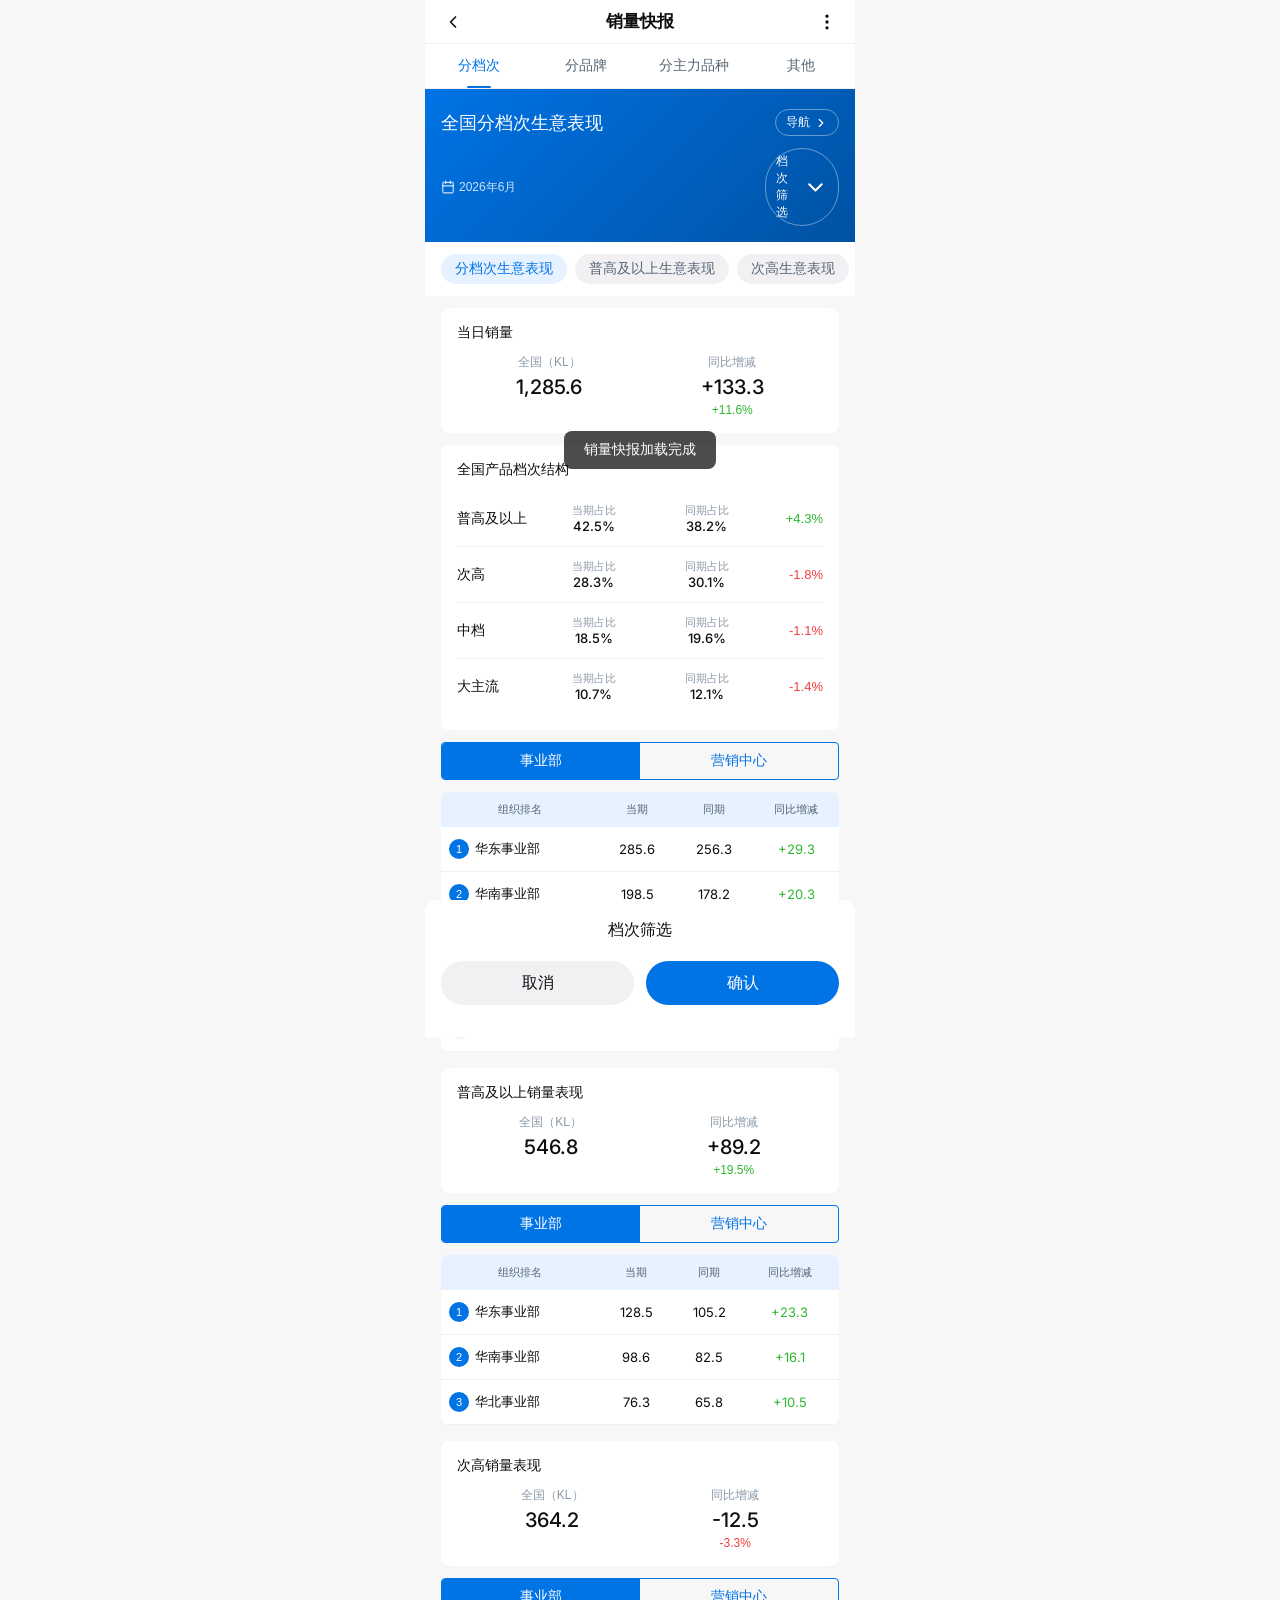
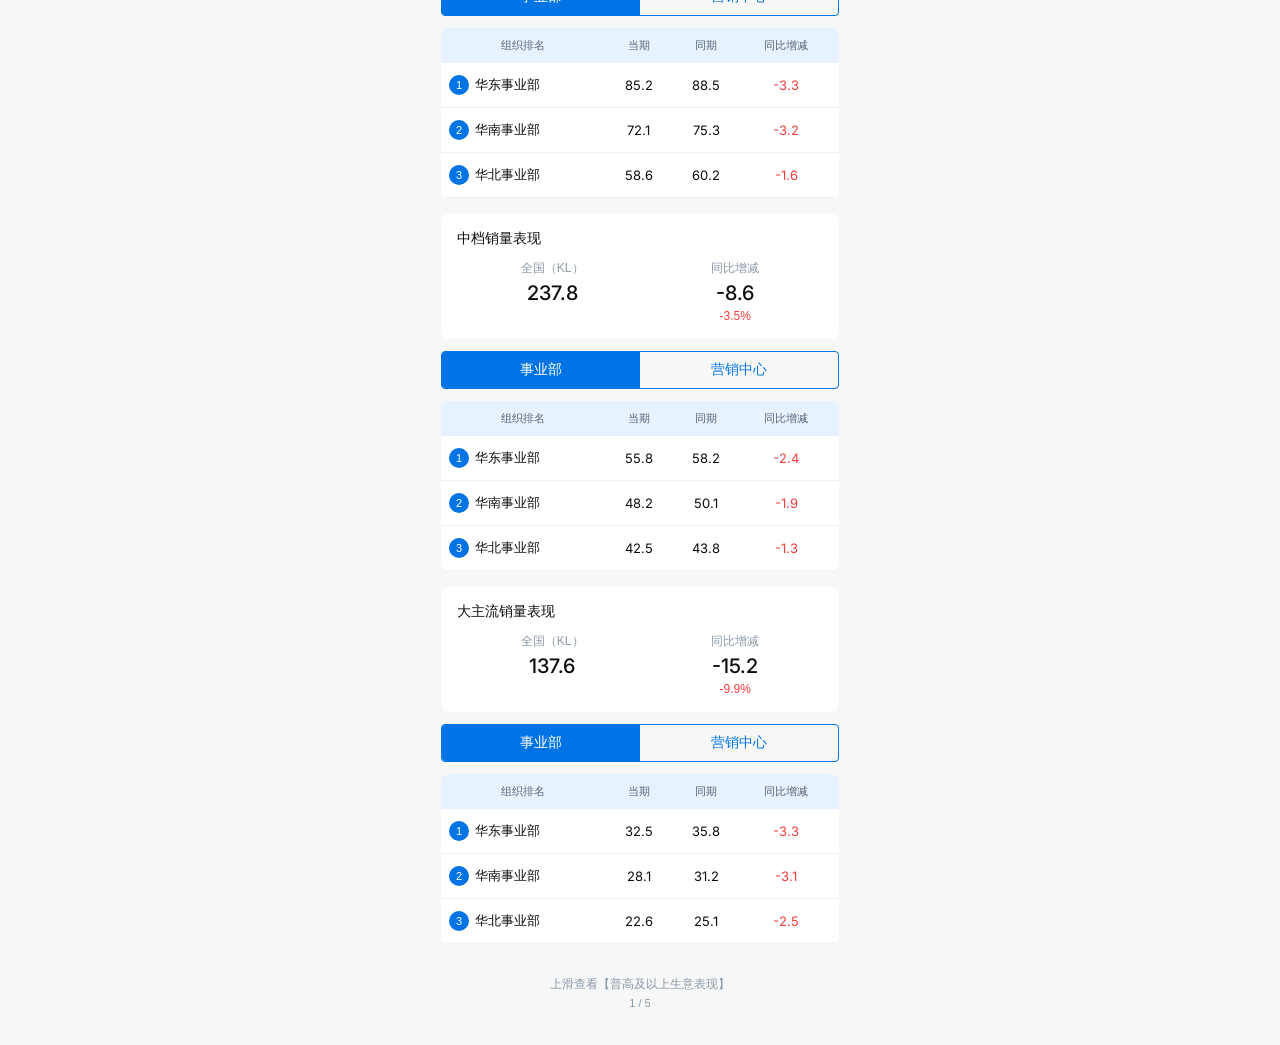
<file: opencode-workspace/local-projects/demo.html>
<!DOCTYPE html>
<html lang="zh-CN">
<head>
  <meta charset="UTF-8">
  <meta name="viewport" content="width=device-width, initial-scale=1.0, maximum-scale=1.0, user-scalable=no">
  <title>销量快报</title>
  <link href="https://fonts.googleapis.com/css2?family=Inter:wght@400;500;600&display=swap" rel="stylesheet">
  <style>
    /* ========== 基础重置 ========== */
    *, *::before, *::after { margin: 0; padding: 0; box-sizing: border-box; -webkit-tap-highlight-color: transparent; }
    html { font-size: 16px; }
    body { font-family: 'PingFang SC', 'Helvetica Neue', 'Microsoft YaHei', sans-serif; background: #F7F7F8; color: #0B0D0F; -webkit-font-smoothing: antialiased; overflow-x: hidden; }
    ul, ol { list-style: none; }
    a { text-decoration: none; color: inherit; }
    button { border: none; background: none; font-family: inherit; cursor: pointer; }
    input, select { font-family: inherit; outline: none; }

    /* ========== 变量 ========== */
    :root {
      --brand: #0073E5; --brand-light: #E6F2FF; --brand-dark: #0052A3;
      --text-5: #0B0D0F; --text-4: #576675; --text-3: #8A99A8; --text-1: #FFFFFF;
      --fill-1: #F7F7F8; --fill-2: #F1F1F4; --white: #FFFFFF;
      --success: #2EB82E; --danger: #F53D3D; --divider: #F0F0F0;
      --space-1: 4px; --space-2: 8px; --space-3: 12px; --space-4: 16px; --space-5: 20px;
    }

    /* ========== 页面容器 ========== */
    .page { max-width: 430px; margin: 0 auto; min-height: 100vh; background: #F7F7F8; position: relative; }

    /* ========== 顶部导航栏 ========== */
    .nav-bar {
      height: 44px; display: flex; align-items: center; justify-content: center;
      background: var(--white); position: sticky; top: 0; z-index: 100;
      border-bottom: 1px solid var(--divider);
    }
    .nav-bar .back { position: absolute; left: 16px; width: 24px; height: 24px; display: flex; align-items: center; justify-content: center; }
    .nav-bar .back svg { width: 20px; height: 20px; }
    .nav-bar .title { font-size: 17px; font-weight: 600; color: var(--text-5); }
    .nav-bar .more { position: absolute; right: 16px; width: 24px; height: 24px; display: flex; align-items: center; justify-content: center; }
    .nav-bar .more svg { width: 20px; height: 20px; }

    /* ========== 页面级 Tab ========== */
    .page-tabs { display: flex; background: var(--white); border-bottom: 1px solid var(--divider); position: sticky; top: 44px; z-index: 99; }
    .page-tab { flex: 1; height: 44px; display: flex; align-items: center; justify-content: center; font-size: 14px; color: var(--text-4); position: relative; cursor: pointer; transition: color .2s; }
    .page-tab.active { color: var(--brand); font-weight: 500; }
    .page-tab .indicator { position: absolute; bottom: 0; left: 50%; transform: translateX(-50%); width: 24px; height: 2px; border-radius: 1px; background: var(--brand); opacity: 0; transition: opacity .2s; }
    .page-tab.active .indicator { opacity: 1; }

    /* ========== Banner 区域 ========== */
    .banner { background: linear-gradient(135deg, #0073E5, #0052A3); padding: 20px 16px 16px; position: relative; }
    .banner-top { display: flex; align-items: center; justify-content: space-between; margin-bottom: 12px; }
    .banner-title { font-size: 18px; font-weight: 500; color: var(--text-1); }
    .banner-nav-btn { display: flex; align-items: center; gap: 4px; padding: 4px 10px; border-radius: 999px; border: 1px solid rgba(255,255,255,.4); color: var(--text-1); font-size: 12px; cursor: pointer; }
    .banner-nav-btn svg { width: 14px; height: 14px; }
    .banner-bottom { display: flex; align-items: center; justify-content: space-between; }
    .banner-time { display: flex; align-items: center; gap: 4px; color: rgba(255,255,255,.8); font-size: 12px; cursor: pointer; }
    .banner-time svg { width: 14px; height: 14px; }
    .banner-filter-btn { display: flex; align-items: center; gap: 4px; padding: 4px 10px; border-radius: 999px; border: 1px solid rgba(255,255,255,.4); color: var(--text-1); font-size: 12px; cursor: pointer; }
    .banner-filter-btn.hidden { display: none; }

    /* ========== 子维度横滑导航 ========== */
    .sub-nav { display: flex; gap: 8px; padding: 12px 16px; background: var(--white); overflow-x: auto; -webkit-overflow-scrolling: touch; scrollbar-width: none; }
    .sub-nav::-webkit-scrollbar { display: none; }
    .sub-nav-item { flex-shrink: 0; padding: 6px 14px; border-radius: 999px; font-size: 14px; cursor: pointer; transition: all .2s; white-space: nowrap; }
    .sub-nav-item.active { background: var(--brand-light); color: var(--brand); font-weight: 500; }
    .sub-nav-item:not(.active) { background: var(--fill-2); color: var(--text-4); }

    /* ========== 汇总卡片 ========== */
    .summary-card { background: var(--white); border-radius: 8px; margin: 12px 16px; padding: 16px; }
    .summary-card .card-title { font-size: 14px; font-weight: 500; color: var(--text-5); margin-bottom: 12px; }
    .summary-metrics { display: flex; justify-content: space-around; }
    .summary-metric { text-align: center; }
    .summary-metric .metric-label { font-size: 12px; color: var(--text-3); margin-bottom: 4px; }
    .summary-metric .metric-value { font-size: 20px; font-weight: 500; color: var(--text-5); font-family: 'Inter', 'DIN Alternate', 'Helvetica Neue', sans-serif; }
    .summary-metric .metric-change { font-size: 12px; margin-top: 4px; }
    .summary-metric .metric-change.up { color: var(--success); }
    .summary-metric .metric-change.down { color: var(--danger); }

    /* ========== 档次结构卡片 ========== */
    .grade-card { background: var(--white); border-radius: 8px; margin: 12px 16px; padding: 16px; }
    .grade-card .card-title { font-size: 14px; font-weight: 500; color: var(--text-5); margin-bottom: 12px; }
    .grade-row { display: flex; align-items: center; padding: 12px 0; border-bottom: 1px solid var(--divider); }
    .grade-row:last-child { border-bottom: none; }
    .grade-name { width: 80px; font-size: 14px; color: var(--text-5); flex-shrink: 0; }
    .grade-data { flex: 1; display: flex; justify-content: space-around; }
    .grade-data-item { text-align: center; }
    .grade-data-item .label { font-size: 11px; color: var(--text-3); }
    .grade-data-item .value { font-size: 13px; font-weight: 500; color: var(--text-5); font-family: 'Inter', 'DIN Alternate', 'Helvetica Neue', sans-serif; }
    .grade-diff { font-size: 13px; font-weight: 500; width: 60px; text-align: right; flex-shrink: 0; }
    .grade-diff.up { color: var(--success); }
    .grade-diff.down { color: var(--danger); }

    /* ========== 条形图 ========== */
    .bar-chart { background: var(--white); border-radius: 8px; margin: 12px 16px; padding: 16px; }
    .bar-chart .card-title { font-size: 14px; font-weight: 500; color: var(--text-5); margin-bottom: 12px; }
    .bar-item { margin-bottom: 16px; }
    .bar-item:last-child { margin-bottom: 0; }
    .bar-header { display: flex; justify-content: space-between; align-items: center; margin-bottom: 6px; }
    .bar-name { font-size: 14px; color: var(--text-5); }
    .bar-value { font-size: 14px; font-weight: 500; color: var(--text-5); font-family: 'Inter', 'DIN Alternate', 'Helvetica Neue', sans-serif; }
    .bar-track { height: 8px; background: var(--fill-2); border-radius: 4px; overflow: hidden; margin-bottom: 4px; }
    .bar-fill { height: 100%; background: var(--brand); border-radius: 4px; transition: width .3s ease; }
    .bar-change { font-size: 12px; }
    .bar-change.up { color: var(--success); }
    .bar-change.down { color: var(--danger); }

    /* ========== 组织切换页签 ========== */
    .org-switch { display: flex; margin: 0 16px 12px; border: 1px solid var(--brand); border-radius: 4px; overflow: hidden; }
    .org-switch-item { flex: 1; height: 36px; display: flex; align-items: center; justify-content: center; font-size: 14px; cursor: pointer; transition: all .2s; }
    .org-switch-item.active { background: var(--brand); color: var(--text-1); font-weight: 500; }
    .org-switch-item:not(.active) { color: var(--brand); }

    /* ========== 数据表格 ========== */
    .data-table { background: var(--white); border-radius: 8px; margin: 0 16px 16px; overflow: hidden; }
    .table-scroll { overflow-x: auto; -webkit-overflow-scrolling: touch; scrollbar-width: none; }
    .table-scroll::-webkit-scrollbar { display: none; }
    table { width: 100%; border-collapse: collapse; min-width: 600px; }
    th { background: var(--brand-light); font-size: 11px; font-weight: 400; color: var(--text-4); padding: 10px 8px; text-align: center; white-space: nowrap; }
    td { font-size: 13px; color: var(--text-5); padding: 12px 8px; text-align: center; border-bottom: 1px solid var(--divider); white-space: nowrap; font-family: 'Inter', 'DIN Alternate', 'Helvetica Neue', sans-serif; }
    td:first-child { text-align: left; font-family: inherit; }
    .rank-badge { display: inline-flex; align-items: center; justify-content: center; width: 20px; height: 20px; border-radius: 50%; font-size: 11px; font-weight: 500; margin-right: 6px; }
    .rank-badge.top3 { background: var(--brand); color: var(--text-1); }
    .rank-badge.normal { background: var(--fill-2); color: var(--text-4); }
    .progress-bar { height: 6px; background: var(--fill-2); border-radius: 3px; overflow: hidden; width: 60px; margin: 0 auto; }
    .progress-fill { height: 100%; background: var(--brand); border-radius: 3px; }
    .text-up { color: var(--success); }
    .text-down { color: var(--danger); }

    /* ========== 分品牌双表 ========== */
    .brand-section { margin-bottom: 16px; }
    .brand-section-title { font-size: 14px; font-weight: 500; color: var(--text-5); margin: 0 16px 8px; }

    /* ========== 底部连续浏览提示 ========== */
    .bottom-hint { text-align: center; padding: 16px; color: var(--text-3); font-size: 12px; }
    .bottom-hint .hint-text { margin-bottom: 4px; }
    .bottom-hint .hint-page { font-size: 11px; }

    /* ========== 筛选弹窗 ========== */
    .modal-overlay { position: fixed; inset: 0; background: rgba(0,0,0,.4); z-index: 200; opacity: 0; visibility: hidden; transition: all .3s; }
    .modal-overlay.show { opacity: 1; visibility: visible; }
    .modal-drawer { position: fixed; bottom: 0; left: 0; right: 0; background: var(--white); border-radius: 12px 12px 0 0; padding: 20px 16px 32px; z-index: 201; transform: translateY(100%); transition: transform .3s ease; max-width: 430px; left: 50%; transform: translateX(-50%) translateY(100%); }
    .modal-overlay.show + .modal-drawer, .modal-drawer.show { transform: translateX(-50%) translateY(0); }
    .modal-title { font-size: 16px; font-weight: 500; color: var(--text-5); margin-bottom: 16px; text-align: center; }
    .modal-options { margin-bottom: 20px; }
    .modal-option { padding: 14px 16px; border-radius: 8px; font-size: 15px; color: var(--text-5); cursor: pointer; display: flex; align-items: center; justify-content: space-between; transition: background .2s; }
    .modal-option:hover { background: var(--fill-1); }
    .modal-option.selected { color: var(--brand); font-weight: 500; }
    .modal-option .check { width: 20px; height: 20px; }
    .modal-option .check svg { width: 20px; height: 20px; }
    .modal-actions { display: flex; gap: 12px; }
    .modal-btn { flex: 1; height: 44px; border-radius: 22px; font-size: 16px; font-weight: 500; display: flex; align-items: center; justify-content: center; cursor: pointer; }
    .modal-btn.cancel { background: var(--fill-2); color: var(--text-5); }
    .modal-btn.confirm { background: var(--brand); color: var(--text-1); }

    /* ========== 导航菜单弹窗 ========== */
    .nav-menu-overlay { position: fixed; inset: 0; background: rgba(0,0,0,.4); z-index: 200; opacity: 0; visibility: hidden; transition: all .3s; }
    .nav-menu-overlay.show { opacity: 1; visibility: visible; }
    .nav-menu { position: fixed; top: 0; right: 0; bottom: 0; width: 280px; background: var(--white); z-index: 201; transform: translateX(100%); transition: transform .3s ease; }
    .nav-menu.show { transform: translateX(0); }
    .nav-menu-header { padding: 20px 16px 12px; border-bottom: 1px solid var(--divider); }
    .nav-menu-title { font-size: 16px; font-weight: 500; color: var(--text-5); }
    .nav-menu-list { padding: 8px 0; }
    .nav-menu-item { padding: 14px 16px; font-size: 15px; color: var(--text-5); cursor: pointer; transition: background .2s; }
    .nav-menu-item:hover { background: var(--fill-1); }
    .nav-menu-item.active { color: var(--brand); font-weight: 500; background: var(--brand-light); }

    /* ========== 内容区 ========== */
    .content-area { padding-bottom: 20px; }
    .tab-content { display: none; }
    .tab-content.active { display: block; }

    /* ========== 空状态 ========== */
    .empty-state { text-align: center; padding: 40px 16px; color: var(--text-3); }
    .empty-state svg { width: 48px; height: 48px; margin-bottom: 12px; opacity: .5; }

    /* ========== 加载状态 ========== */
    .loading { text-align: center; padding: 20px; color: var(--text-3); font-size: 14px; }
    .loading::after { content: ''; display: inline-block; width: 16px; height: 16px; border: 2px solid var(--brand-light); border-top-color: var(--brand); border-radius: 50%; animation: spin .8s linear infinite; margin-left: 8px; vertical-align: middle; }
    @keyframes spin { to { transform: rotate(360deg); } }

    /* ========== Toast ========== */
    .toast { position: fixed; top: 50%; left: 50%; transform: translate(-50%, -50%); background: rgba(0,0,0,.7); color: #fff; padding: 10px 20px; border-radius: 8px; font-size: 14px; z-index: 300; opacity: 0; visibility: hidden; transition: all .3s; }
    .toast.show { opacity: 1; visibility: visible; }

    /* ========== 双维度汇总卡片（分品牌） ========== */
    .dual-summary { background: var(--white); border-radius: 8px; margin: 12px 16px; padding: 16px; }
    .dual-summary .card-title { font-size: 14px; font-weight: 500; color: var(--text-5); margin-bottom: 12px; }
    .dual-row { display: flex; justify-content: space-between; padding: 12px 0; border-bottom: 1px solid var(--divider); }
    .dual-row:last-child { border-bottom: none; }
    .dual-label { font-size: 14px; color: var(--text-5); }
    .dual-value { font-size: 14px; font-weight: 500; color: var(--text-5); font-family: 'Inter', 'DIN Alternate', 'Helvetica Neue', sans-serif; }
    .dual-change { font-size: 12px; }
    .dual-change.up { color: var(--success); }
    .dual-change.down { color: var(--danger); }
  </style>
</head>
<body>
  <div class="page">
    <!-- 顶部导航栏 -->
    <div class="nav-bar">
      <div class="back">
        <svg viewBox="0 0 24 24" fill="none" stroke="#0B0D0F" stroke-width="2" stroke-linecap="round" stroke-linejoin="round"><path d="M15 18l-6-6 6-6"/></svg>
      </div>
      <div class="title">销量快报</div>
      <div class="more">
        <svg viewBox="0 0 24 24" fill="none" stroke="#0B0D0F" stroke-width="2" stroke-linecap="round" stroke-linejoin="round"><circle cx="12" cy="5" r="1"/><circle cx="12" cy="12" r="1"/><circle cx="12" cy="19" r="1"/></svg>
      </div>
    </div>

    <!-- 页面级 Tab -->
    <div class="page-tabs">
      <div class="page-tab active" data-tab="grade"><span>分档次</span><div class="indicator"></div></div>
      <div class="page-tab" data-tab="brand"><span>分品牌</span><div class="indicator"></div></div>
      <div class="page-tab" data-tab="main"><span>分主力品种</span><div class="indicator"></div></div>
      <div class="page-tab" data-tab="other"><span>其他</span><div class="indicator"></div></div>
    </div>

    <!-- ========== 分档次 Tab ========== -->
    <div class="tab-content active" id="tab-grade">
      <!-- Banner -->
      <div class="banner">
        <div class="banner-top">
          <div class="banner-title" id="grade-banner-title">全国分档次生意表现</div>
          <div class="banner-nav-btn" onclick="openNavMenu('grade')">
            <span>导航</span>
            <svg viewBox="0 0 24 24" fill="none" stroke="currentColor" stroke-width="2" stroke-linecap="round" stroke-linejoin="round"><path d="M9 18l6-6-6-6"/></svg>
          </div>
        </div>
        <div class="banner-bottom">
          <div class="banner-time">
            <svg viewBox="0 0 24 24" fill="none" stroke="currentColor" stroke-width="2" stroke-linecap="round" stroke-linejoin="round"><rect x="3" y="4" width="18" height="18" rx="2" ry="2"/><line x1="16" y1="2" x2="16" y2="6"/><line x1="8" y1="2" x2="8" y2="6"/><line x1="3" y1="10" x2="21" y2="10"/></svg>
            <span id="grade-time">2026年6月</span>
          </div>
          <div class="banner-filter-btn" id="grade-filter-btn" onclick="openFilter('grade')">
            <span>档次筛选</span>
            <svg viewBox="0 0 24 24" fill="none" stroke="currentColor" stroke-width="2" stroke-linecap="round" stroke-linejoin="round"><polyline points="6 9 12 15 18 9"/></svg>
          </div>
        </div>
      </div>
      <!-- 子维度导航 -->
      <div class="sub-nav" id="grade-sub-nav">
        <div class="sub-nav-item active" data-sub="overview">分档次生意表现</div>
        <div class="sub-nav-item" data-sub="high">普高及以上生意表现</div>
        <div class="sub-nav-item" data-sub="sub-high">次高生意表现</div>
        <div class="sub-nav-item" data-sub="mid">中档生意表现</div>
        <div class="sub-nav-item" data-sub="mainstream">大主流生意表现</div>
      </div>
      <!-- 内容区 -->
      <div class="content-area" id="grade-content">
        <!-- 总览 -->
        <div class="sub-content active" data-sub-content="overview">
          <div class="summary-card">
            <div class="card-title">当日销量</div>
            <div class="summary-metrics">
              <div class="summary-metric">
                <div class="metric-label">全国（KL）</div>
                <div class="metric-value">1,285.6</div>
              </div>
              <div class="summary-metric">
                <div class="metric-label">同比增减</div>
                <div class="metric-value">+133.3</div>
                <div class="metric-change up">+11.6%</div>
              </div>
            </div>
          </div>
          <div class="grade-card">
            <div class="card-title">全国产品档次结构</div>
            <div class="grade-row">
              <div class="grade-name">普高及以上</div>
              <div class="grade-data">
                <div class="grade-data-item"><div class="label">当期占比</div><div class="value">42.5%</div></div>
                <div class="grade-data-item"><div class="label">同期占比</div><div class="value">38.2%</div></div>
              </div>
              <div class="grade-diff up">+4.3%</div>
            </div>
            <div class="grade-row">
              <div class="grade-name">次高</div>
              <div class="grade-data">
                <div class="grade-data-item"><div class="label">当期占比</div><div class="value">28.3%</div></div>
                <div class="grade-data-item"><div class="label">同期占比</div><div class="value">30.1%</div></div>
              </div>
              <div class="grade-diff down">-1.8%</div>
            </div>
            <div class="grade-row">
              <div class="grade-name">中档</div>
              <div class="grade-data">
                <div class="grade-data-item"><div class="label">当期占比</div><div class="value">18.5%</div></div>
                <div class="grade-data-item"><div class="label">同期占比</div><div class="value">19.6%</div></div>
              </div>
              <div class="grade-diff down">-1.1%</div>
            </div>
            <div class="grade-row">
              <div class="grade-name">大主流</div>
              <div class="grade-data">
                <div class="grade-data-item"><div class="label">当期占比</div><div class="value">10.7%</div></div>
                <div class="grade-data-item"><div class="label">同期占比</div><div class="value">12.1%</div></div>
              </div>
              <div class="grade-diff down">-1.4%</div>
            </div>
          </div>
          <div class="org-switch">
            <div class="org-switch-item active" data-org="dept">事业部</div>
            <div class="org-switch-item" data-org="center">营销中心</div>
          </div>
          <div class="data-table">
            <div class="table-scroll">
              <table>
                <thead><tr><th>组织排名</th><th>当期</th><th>同期</th><th>同比增减</th><th>同比增幅</th><th>增量贡献</th></tr></thead>
                <tbody>
                  <tr><td><span class="rank-badge top3">1</span>华东事业部</td><td>285.6</td><td>256.3</td><td class="text-up">+29.3</td><td class="text-up">+11.4%</td><td><div class="progress-bar"><div class="progress-fill" style="width:85%"></div></div></td></tr>
                  <tr><td><span class="rank-badge top3">2</span>华南事业部</td><td>198.5</td><td>178.2</td><td class="text-up">+20.3</td><td class="text-up">+11.4%</td><td><div class="progress-bar"><div class="progress-fill" style="width:60%"></div></div></td></tr>
                  <tr><td><span class="rank-badge top3">3</span>华北事业部</td><td>156.3</td><td>148.2</td><td class="text-up">+8.1</td><td class="text-up">+5.5%</td><td><div class="progress-bar"><div class="progress-fill" style="width:45%"></div></div></td></tr>
                  <tr><td><span class="rank-badge normal">4</span>西南事业部</td><td>112.8</td><td>105.6</td><td class="text-up">+7.2</td><td class="text-up">+6.8%</td><td><div class="progress-bar"><div class="progress-fill" style="width:30%"></div></div></td></tr>
                  <tr><td><span class="rank-badge normal">5</span>华中事业部</td><td>98.5</td><td>92.1</td><td class="text-up">+6.4</td><td class="text-up">+6.9%</td><td><div class="progress-bar"><div class="progress-fill" style="width:25%"></div></div></td></tr>
                </tbody>
              </table>
            </div>
          </div>
        </div>
        <!-- 单品 -->
        <div class="sub-content" data-sub-content="high">
          <div class="summary-card">
            <div class="card-title">普高及以上销量表现</div>
            <div class="summary-metrics">
              <div class="summary-metric">
                <div class="metric-label">全国（KL）</div>
                <div class="metric-value">546.8</div>
              </div>
              <div class="summary-metric">
                <div class="metric-label">同比增减</div>
                <div class="metric-value">+89.2</div>
                <div class="metric-change up">+19.5%</div>
              </div>
            </div>
          </div>
          <div class="org-switch">
            <div class="org-switch-item active" data-org="dept">事业部</div>
            <div class="org-switch-item" data-org="center">营销中心</div>
          </div>
          <div class="data-table">
            <div class="table-scroll">
              <table>
                <thead><tr><th>组织排名</th><th>当期</th><th>同期</th><th>同比增减</th><th>同比增幅</th><th>增量贡献</th></tr></thead>
                <tbody>
                  <tr><td><span class="rank-badge top3">1</span>华东事业部</td><td>128.5</td><td>105.2</td><td class="text-up">+23.3</td><td class="text-up">+22.1%</td><td><div class="progress-bar"><div class="progress-fill" style="width:90%"></div></div></td></tr>
                  <tr><td><span class="rank-badge top3">2</span>华南事业部</td><td>98.6</td><td>82.5</td><td class="text-up">+16.1</td><td class="text-up">+19.5%</td><td><div class="progress-bar"><div class="progress-fill" style="width:65%"></div></div></td></tr>
                  <tr><td><span class="rank-badge top3">3</span>华北事业部</td><td>76.3</td><td>65.8</td><td class="text-up">+10.5</td><td class="text-up">+16.0%</td><td><div class="progress-bar"><div class="progress-fill" style="width:50%"></div></div></td></tr>
                </tbody>
              </table>
            </div>
          </div>
        </div>
        <div class="sub-content" data-sub-content="sub-high">
          <div class="summary-card">
            <div class="card-title">次高销量表现</div>
            <div class="summary-metrics">
              <div class="summary-metric">
                <div class="metric-label">全国（KL）</div>
                <div class="metric-value">364.2</div>
              </div>
              <div class="summary-metric">
                <div class="metric-label">同比增减</div>
                <div class="metric-value">-12.5</div>
                <div class="metric-change down">-3.3%</div>
              </div>
            </div>
          </div>
          <div class="org-switch">
            <div class="org-switch-item active" data-org="dept">事业部</div>
            <div class="org-switch-item" data-org="center">营销中心</div>
          </div>
          <div class="data-table">
            <div class="table-scroll">
              <table>
                <thead><tr><th>组织排名</th><th>当期</th><th>同期</th><th>同比增减</th><th>同比增幅</th><th>增量贡献</th></tr></thead>
                <tbody>
                  <tr><td><span class="rank-badge top3">1</span>华东事业部</td><td>85.2</td><td>88.5</td><td class="text-down">-3.3</td><td class="text-down">-3.7%</td><td><div class="progress-bar"><div class="progress-fill" style="width:70%"></div></div></td></tr>
                  <tr><td><span class="rank-badge top3">2</span>华南事业部</td><td>72.1</td><td>75.3</td><td class="text-down">-3.2</td><td class="text-down">-4.2%</td><td><div class="progress-bar"><div class="progress-fill" style="width:55%"></div></div></td></tr>
                  <tr><td><span class="rank-badge top3">3</span>华北事业部</td><td>58.6</td><td>60.2</td><td class="text-down">-1.6</td><td class="text-down">-2.7%</td><td><div class="progress-bar"><div class="progress-fill" style="width:40%"></div></div></td></tr>
                </tbody>
              </table>
            </div>
          </div>
        </div>
        <div class="sub-content" data-sub-content="mid">
          <div class="summary-card">
            <div class="card-title">中档销量表现</div>
            <div class="summary-metrics">
              <div class="summary-metric">
                <div class="metric-label">全国（KL）</div>
                <div class="metric-value">237.8</div>
              </div>
              <div class="summary-metric">
                <div class="metric-label">同比增减</div>
                <div class="metric-value">-8.6</div>
                <div class="metric-change down">-3.5%</div>
              </div>
            </div>
          </div>
          <div class="org-switch">
            <div class="org-switch-item active" data-org="dept">事业部</div>
            <div class="org-switch-item" data-org="center">营销中心</div>
          </div>
          <div class="data-table">
            <div class="table-scroll">
              <table>
                <thead><tr><th>组织排名</th><th>当期</th><th>同期</th><th>同比增减</th><th>同比增幅</th><th>增量贡献</th></tr></thead>
                <tbody>
                  <tr><td><span class="rank-badge top3">1</span>华东事业部</td><td>55.8</td><td>58.2</td><td class="text-down">-2.4</td><td class="text-down">-4.1%</td><td><div class="progress-bar"><div class="progress-fill" style="width:65%"></div></div></td></tr>
                  <tr><td><span class="rank-badge top3">2</span>华南事业部</td><td>48.2</td><td>50.1</td><td class="text-down">-1.9</td><td class="text-down">-3.8%</td><td><div class="progress-bar"><div class="progress-fill" style="width:50%"></div></div></td></tr>
                  <tr><td><span class="rank-badge top3">3</span>华北事业部</td><td>42.5</td><td>43.8</td><td class="text-down">-1.3</td><td class="text-down">-3.0%</td><td><div class="progress-bar"><div class="progress-fill" style="width:40%"></div></div></td></tr>
                </tbody>
              </table>
            </div>
          </div>
        </div>
        <div class="sub-content" data-sub-content="mainstream">
          <div class="summary-card">
            <div class="card-title">大主流销量表现</div>
            <div class="summary-metrics">
              <div class="summary-metric">
                <div class="metric-label">全国（KL）</div>
                <div class="metric-value">137.6</div>
              </div>
              <div class="summary-metric">
                <div class="metric-label">同比增减</div>
                <div class="metric-value">-15.2</div>
                <div class="metric-change down">-9.9%</div>
              </div>
            </div>
          </div>
          <div class="org-switch">
            <div class="org-switch-item active" data-org="dept">事业部</div>
            <div class="org-switch-item" data-org="center">营销中心</div>
          </div>
          <div class="data-table">
            <div class="table-scroll">
              <table>
                <thead><tr><th>组织排名</th><th>当期</th><th>同期</th><th>同比增减</th><th>同比增幅</th><th>增量贡献</th></tr></thead>
                <tbody>
                  <tr><td><span class="rank-badge top3">1</span>华东事业部</td><td>32.5</td><td>35.8</td><td class="text-down">-3.3</td><td class="text-down">-9.2%</td><td><div class="progress-bar"><div class="progress-fill" style="width:60%"></div></div></td></tr>
                  <tr><td><span class="rank-badge top3">2</span>华南事业部</td><td>28.1</td><td>31.2</td><td class="text-down">-3.1</td><td class="text-down">-9.9%</td><td><div class="progress-bar"><div class="progress-fill" style="width:45%"></div></div></td></tr>
                  <tr><td><span class="rank-badge top3">3</span>华北事业部</td><td>22.6</td><td>25.1</td><td class="text-down">-2.5</td><td class="text-down">-10.0%</td><td><div class="progress-bar"><div class="progress-fill" style="width:35%"></div></div></td></tr>
                </tbody>
              </table>
            </div>
          </div>
        </div>
        <div class="bottom-hint">
          <div class="hint-text">上滑查看【普高及以上生意表现】</div>
          <div class="hint-page">1 / 5</div>
        </div>
      </div>
    </div>

    <!-- ========== 分品牌 Tab ========== -->
    <div class="tab-content" id="tab-brand">
      <div class="banner">
        <div class="banner-top">
          <div class="banner-title">全国分品牌生意表现</div>
          <div class="banner-nav-btn" onclick="openNavMenu('brand')">
            <span>导航</span>
            <svg viewBox="0 0 24 24" fill="none" stroke="currentColor" stroke-width="2" stroke-linecap="round" stroke-linejoin="round"><path d="M9 18l6-6-6-6"/></svg>
          </div>
        </div>
        <div class="banner-bottom">
          <div class="banner-time">
            <svg viewBox="0 0 24 24" fill="none" stroke="currentColor" stroke-width="2" stroke-linecap="round" stroke-linejoin="round"><rect x="3" y="4" width="18" height="18" rx="2" ry="2"/><line x1="16" y1="2" x2="16" y2="6"/><line x1="8" y1="2" x2="8" y2="6"/><line x1="3" y1="10" x2="21" y2="10"/></svg>
            <span>2026年6月</span>
          </div>
        </div>
      </div>
      <div class="dual-summary">
        <div class="card-title">分品牌汇总</div>
        <div class="dual-row">
          <div class="dual-label">中国品牌</div>
          <div class="dual-value">856.3 万千升</div>
          <div class="dual-change up">+9.5%</div>
        </div>
        <div class="dual-row">
          <div class="dual-label">国际品牌</div>
          <div class="dual-value">429.3 万千升</div>
          <div class="dual-change up">+16.0%</div>
        </div>
      </div>
      <div class="org-switch">
        <div class="org-switch-item active" data-org="dept">事业部</div>
        <div class="org-switch-item" data-org="center">营销中心</div>
      </div>
      <div class="brand-section">
        <div class="brand-section-title">中国品牌</div>
        <div class="data-table">
          <div class="table-scroll">
            <table>
              <thead><tr><th>组织排名</th><th>当期</th><th>同期</th><th>同比增减</th><th>同比增幅</th><th>增量贡献</th></tr></thead>
              <tbody>
                <tr><td><span class="rank-badge top3">1</span>华东事业部</td><td>185.6</td><td>168.2</td><td class="text-up">+17.4</td><td class="text-up">+10.3%</td><td><div class="progress-bar"><div class="progress-fill" style="width:80%"></div></div></td></tr>
                <tr><td><span class="rank-badge top3">2</span>华南事业部</td><td>142.3</td><td>128.5</td><td class="text-up">+13.8</td><td class="text-up">+10.7%</td><td><div class="progress-bar"><div class="progress-fill" style="width:60%"></div></div></td></tr>
                <tr><td><span class="rank-badge top3">3</span>华北事业部</td><td>118.5</td><td>108.2</td><td class="text-up">+10.3</td><td class="text-up">+9.5%</td><td><div class="progress-bar"><div class="progress-fill" style="width:45%"></div></div></td></tr>
              </tbody>
            </table>
          </div>
        </div>
      </div>
      <div class="brand-section">
        <div class="brand-section-title">国际品牌</div>
        <div class="data-table">
          <div class="table-scroll">
            <table>
              <thead><tr><th>组织排名</th><th>当期</th><th>同期</th><th>同比增减</th><th>同比增幅</th><th>增量贡献</th></tr></thead>
              <tbody>
                <tr><td><span class="rank-badge top3">1</span>华东事业部</td><td>98.5</td><td>82.3</td><td class="text-up">+16.2</td><td class="text-up">+19.7%</td><td><div class="progress-bar"><div class="progress-fill" style="width:85%"></div></div></td></tr>
                <tr><td><span class="rank-badge top3">2</span>华南事业部</td><td>75.2</td><td>65.8</td><td class="text-up">+9.4</td><td class="text-up">+14.3%</td><td><div class="progress-bar"><div class="progress-fill" style="width:60%"></div></div></td></tr>
                <tr><td><span class="rank-badge top3">3</span>华北事业部</td><td>62.1</td><td>54.2</td><td class="text-up">+7.9</td><td class="text-up">+14.6%</td><td><div class="progress-bar"><div class="progress-fill" style="width:45%"></div></div></td></tr>
              </tbody>
            </table>
          </div>
        </div>
      </div>
    </div>

    <!-- ========== 分主力品种 Tab ========== -->
    <div class="tab-content" id="tab-main">
      <div class="banner">
        <div class="banner-top">
          <div class="banner-title" id="main-banner-title">全国分主力品种生意表现</div>
          <div class="banner-nav-btn" onclick="openNavMenu('main')">
            <span>导航</span>
            <svg viewBox="0 0 24 24" fill="none" stroke="currentColor" stroke-width="2" stroke-linecap="round" stroke-linejoin="round"><path d="M9 18l6-6-6-6"/></svg>
          </div>
        </div>
        <div class="banner-bottom">
          <div class="banner-time">
            <svg viewBox="0 0 24 24" fill="none" stroke="currentColor" stroke-width="2" stroke-linecap="round" stroke-linejoin="round"><rect x="3" y="4" width="18" height="18" rx="2" ry="2"/><line x1="16" y1="2" x2="16" y2="6"/><line x1="8" y1="2" x2="8" y2="6"/><line x1="3" y1="10" x2="21" y2="10"/></svg>
            <span id="main-time">2026年6月</span>
          </div>
          <div class="banner-filter-btn" id="main-filter-btn" onclick="openFilter('main')">
            <span>品种筛选</span>
            <svg viewBox="0 0 24 24" fill="none" stroke="currentColor" stroke-width="2" stroke-linecap="round" stroke-linejoin="round"><polyline points="6 9 12 15 18 9"/></svg>
          </div>
        </div>
      </div>
      <div class="sub-nav" id="main-sub-nav">
        <div class="sub-nav-item active" data-sub="overview">分主力品种生意表现</div>
        <div class="sub-nav-item" data-sub="heineken">喜力生意表现</div>
        <div class="sub-nav-item" data-sub="chunsheng">纯生生意表现</div>
        <div class="sub-nav-item" data-sub="superx">superX生意表现</div>
        <div class="sub-nav-item" data-sub="laoxue">老雪生意表现</div>
        <div class="sub-nav-item" data-sub="hongjue">红爵生意表现</div>
        <div class="sub-nav-item" data-sub="yongchuang">勇闯系列生意表现</div>
      </div>
      <div class="content-area" id="main-content">
        <div class="sub-content active" data-sub-content="overview">
          <div class="bar-chart">
            <div class="card-title">主力品种销量占比</div>
            <div class="bar-item">
              <div class="bar-header"><span class="bar-name">喜力</span><span class="bar-value">33.4%</span></div>
              <div class="bar-track"><div class="bar-fill" style="width:100%"></div></div>
              <div class="bar-change up">+11.4%</div>
            </div>
            <div class="bar-item">
              <div class="bar-header"><span class="bar-name">老雪</span><span class="bar-value">23.2%</span></div>
              <div class="bar-track"><div class="bar-fill" style="width:69%"></div></div>
              <div class="bar-change up">+11.4%</div>
            </div>
            <div class="bar-item">
              <div class="bar-header"><span class="bar-name">雪花纯生</span><span class="bar-value">18.3%</span></div>
              <div class="bar-track"><div class="bar-fill" style="width:55%"></div></div>
              <div class="bar-change up">+5.5%</div>
            </div>
            <div class="bar-item">
              <div class="bar-header"><span class="bar-name">红爵</span><span class="bar-value">13.2%</span></div>
              <div class="bar-track"><div class="bar-fill" style="width:40%"></div></div>
              <div class="bar-change up">+6.8%</div>
            </div>
            <div class="bar-item">
              <div class="bar-header"><span class="bar-name">superX</span><span class="bar-value">8.0%</span></div>
              <div class="bar-track"><div class="bar-fill" style="width:24%"></div></div>
              <div class="bar-change up">+9.9%</div>
            </div>
            <div class="bar-item">
              <div class="bar-header"><span class="bar-name">勇闯天涯系列</span><span class="bar-value">4.0%</span></div>
              <div class="bar-track"><div class="bar-fill" style="width:12%"></div></div>
              <div class="bar-change up">+9.8%</div>
            </div>
          </div>
          <div class="org-switch">
            <div class="org-switch-item active" data-org="dept">事业部</div>
            <div class="org-switch-item" data-org="center">营销中心</div>
          </div>
          <div class="data-table">
            <div class="table-scroll">
              <table>
                <thead><tr><th>品种排名</th><th>当期</th><th>同期</th><th>同比增减</th><th>同比增幅</th><th>增量贡献</th></tr></thead>
                <tbody>
                  <tr><td><span class="rank-badge top3">1</span>喜力</td><td>285.6</td><td>256.3</td><td class="text-up">+29.3</td><td class="text-up">+11.4%</td><td><div class="progress-bar"><div class="progress-fill" style="width:100%"></div></div></td></tr>
                  <tr><td><span class="rank-badge top3">2</span>老雪</td><td>198.5</td><td>178.2</td><td class="text-up">+20.3</td><td class="text-up">+11.4%</td><td><div class="progress-bar"><div class="progress-fill" style="width:70%"></div></div></td></tr>
                  <tr><td><span class="rank-badge top3">3</span>雪花纯生</td><td>156.3</td><td>148.2</td><td class="text-up">+8.1</td><td class="text-up">+5.5%</td><td><div class="progress-bar"><div class="progress-fill" style="width:50%"></div></div></td></tr>
                  <tr><td><span class="rank-badge normal">4</span>红爵</td><td>112.8</td><td>105.6</td><td class="text-up">+7.2</td><td class="text-up">+6.8%</td><td><div class="progress-bar"><div class="progress-fill" style="width:35%"></div></div></td></tr>
                  <tr><td><span class="rank-badge normal">5</span>superX</td><td>68.5</td><td>62.3</td><td class="text-up">+6.2</td><td class="text-up">+9.9%</td><td><div class="progress-bar"><div class="progress-fill" style="width:25%"></div></div></td></tr>
                  <tr><td><span class="rank-badge normal">6</span>勇闯天涯系列</td><td>34.6</td><td>31.5</td><td class="text-up">+3.1</td><td class="text-up">+9.8%</td><td><div class="progress-bar"><div class="progress-fill" style="width:15%"></div></div></td></tr>
                </tbody>
              </table>
            </div>
          </div>
        </div>
        <div class="sub-content" data-sub-content="heineken">
          <div class="summary-card">
            <div class="card-title">喜力销量表现</div>
            <div class="summary-metrics">
              <div class="summary-metric">
                <div class="metric-label">全国（KL）</div>
                <div class="metric-value">285.6</div>
              </div>
              <div class="summary-metric">
                <div class="metric-label">同比增减</div>
                <div class="metric-value">+29.3</div>
                <div class="metric-change up">+11.4%</div>
              </div>
            </div>
          </div>
          <div class="org-switch">
            <div class="org-switch-item active" data-org="dept">事业部</div>
            <div class="org-switch-item" data-org="center">营销中心</div>
          </div>
          <div class="data-table">
            <div class="table-scroll">
              <table>
                <thead><tr><th>组织排名</th><th>当期</th><th>同期</th><th>同比增减</th><th>同比增幅</th><th>增量贡献</th></tr></thead>
                <tbody>
                  <tr><td><span class="rank-badge top3">1</span>华东事业部</td><td>85.2</td><td>75.3</td><td class="text-up">+9.9</td><td class="text-up">+13.1%</td><td><div class="progress-bar"><div class="progress-fill" style="width:90%"></div></div></td></tr>
                  <tr><td><span class="rank-badge top3">2</span>华南事业部</td><td>72.5</td><td>65.8</td><td class="text-up">+6.7</td><td class="text-up">+10.2%</td><td><div class="progress-bar"><div class="progress-fill" style="width:70%"></div></div></td></tr>
                  <tr><td><span class="rank-badge top3">3</span>华北事业部</td><td>58.6</td><td>52.3</td><td class="text-up">+6.3</td><td class="text-up">+12.0%</td><td><div class="progress-bar"><div class="progress-fill" style="width:55%"></div></div></td></tr>
                </tbody>
              </table>
            </div>
          </div>
        </div>
        <div class="bottom-hint">
          <div class="hint-text">上滑查看【老雪生意表现】</div>
          <div class="hint-page">1 / 7</div>
        </div>
      </div>
    </div>

    <!-- ========== 其他品种 Tab ========== -->
    <div class="tab-content" id="tab-other">
      <div class="banner">
        <div class="banner-top">
          <div class="banner-title" id="other-banner-title">全国其他品种生意表现</div>
          <div class="banner-nav-btn" onclick="openNavMenu('other')">
            <span>导航</span>
            <svg viewBox="0 0 24 24" fill="none" stroke="currentColor" stroke-width="2" stroke-linecap="round" stroke-linejoin="round"><path d="M9 18l6-6-6-6"/></svg>
          </div>
        </div>
        <div class="banner-bottom">
          <div class="banner-time">
            <svg viewBox="0 0 24 24" fill="none" stroke="currentColor" stroke-width="2" stroke-linecap="round" stroke-linejoin="round"><rect x="3" y="4" width="18" height="18" rx="2" ry="2"/><line x1="16" y1="2" x2="16" y2="6"/><line x1="8" y1="2" x2="8" y2="6"/><line x1="3" y1="10" x2="21" y2="10"/></svg>
            <span id="other-time">2026年6月</span>
          </div>
          <div class="banner-filter-btn" id="other-filter-btn" onclick="openFilter('other')">
            <span>品种筛选</span>
            <svg viewBox="0 0 24 24" fill="none" stroke="currentColor" stroke-width="2" stroke-linecap="round" stroke-linejoin="round"><polyline points="6 9 12 15 18 9"/></svg>
          </div>
        </div>
      </div>
      <div class="sub-nav" id="other-sub-nav">
        <div class="sub-nav-item active" data-sub="overview">其他品种生意表现</div>
        <div class="sub-nav-item" data-sub="suer">苏尔生意表现</div>
        <div class="sub-nav-item" data-sub="heishi">黑狮生意表现</div>
        <div class="sub-nav-item" data-sub="hongjueqingka">红爵轻卡生意表现</div>
        <div class="sub-nav-item" data-sub="maersilv">马尔斯绿生意表现</div>
        <div class="sub-nav-item" data-sub="xuehualianpu">雪花脸谱生意表现</div>
        <div class="sub-nav-item" data-sub="qingshihuang">秦始皇生意表现</div>
      </div>
      <div class="content-area" id="other-content">
        <div class="sub-content active" data-sub-content="overview">
          <div class="bar-chart">
            <div class="card-title">其他品种销量占比</div>
            <div class="bar-item">
              <div class="bar-header"><span class="bar-name">苏尔</span><span class="bar-value">22.7%</span></div>
              <div class="bar-track"><div class="bar-fill" style="width:100%"></div></div>
              <div class="bar-change up">+28.9%</div>
            </div>
            <div class="bar-item">
              <div class="bar-header"><span class="bar-name">黑狮</span><span class="bar-value">20.5%</span></div>
              <div class="bar-track"><div class="bar-fill" style="width:90%"></div></div>
              <div class="bar-change up">+25.9%</div>
            </div>
            <div class="bar-item">
              <div class="bar-header"><span class="bar-name">红爵轻卡</span><span class="bar-value">18.0%</span></div>
              <div class="bar-track"><div class="bar-fill" style="width:79%"></div></div>
              <div class="bar-change up">+24.2%</div>
            </div>
            <div class="bar-item">
              <div class="bar-header"><span class="bar-name">马尔斯绿</span><span class="bar-value">14.7%</span></div>
              <div class="bar-track"><div class="bar-fill" style="width:65%"></div></div>
              <div class="bar-change up">+20.9%</div>
            </div>
            <div class="bar-item">
              <div class="bar-header"><span class="bar-name">雪花脸谱</span><span class="bar-value">12.1%</span></div>
              <div class="bar-track"><div class="bar-fill" style="width:53%"></div></div>
              <div class="bar-change up">+18.8%</div>
            </div>
            <div class="bar-item">
              <div class="bar-header"><span class="bar-name">秦始皇</span><span class="bar-value">12.1%</span></div>
              <div class="bar-track"><div class="bar-fill" style="width:53%"></div></div>
              <div class="bar-change up">+18.8%</div>
            </div>
          </div>
          <div class="org-switch">
            <div class="org-switch-item active" data-org="dept">事业部</div>
            <div class="org-switch-item" data-org="center">营销中心</div>
          </div>
          <div class="data-table">
            <div class="table-scroll">
              <table>
                <thead><tr><th>品种排名</th><th>当期</th><th>同期</th><th>同比增减</th><th>同比增幅</th><th>增量贡献</th></tr></thead>
                <tbody>
                  <tr><td><span class="rank-badge top3">1</span>苏尔</td><td>28.5</td><td>22.1</td><td class="text-up">+6.4</td><td class="text-up">+28.9%</td><td><div class="progress-bar"><div class="progress-fill" style="width:100%"></div></div></td></tr>
                  <tr><td><span class="rank-badge top3">2</span>黑狮</td><td>25.8</td><td>20.5</td><td class="text-up">+5.3</td><td class="text-up">+25.9%</td><td><div class="progress-bar"><div class="progress-fill" style="width:85%"></div></div></td></tr>
                  <tr><td><span class="rank-badge top3">3</span>红爵轻卡</td><td>22.6</td><td>18.2</td><td class="text-up">+4.4</td><td class="text-up">+24.2%</td><td><div class="progress-bar"><div class="progress-fill" style="width:70%"></div></div></td></tr>
                  <tr><td><span class="rank-badge normal">4</span>马尔斯绿</td><td>18.5</td><td>15.3</td><td class="text-up">+3.2</td><td class="text-up">+20.9%</td><td><div class="progress-bar"><div class="progress-fill" style="width:55%"></div></div></td></tr>
                  <tr><td><span class="rank-badge normal">5</span>雪花脸谱</td><td>15.2</td><td>12.8</td><td class="text-up">+2.4</td><td class="text-up">+18.8%</td><td><div class="progress-bar"><div class="progress-fill" style="width:40%"></div></div></td></tr>
                  <tr><td><span class="rank-badge normal">6</span>秦始皇</td><td>15.2</td><td>12.8</td><td class="text-up">+2.4</td><td class="text-up">+18.8%</td><td><div class="progress-bar"><div class="progress-fill" style="width:40%"></div></div></td></tr>
                </tbody>
              </table>
            </div>
          </div>
        </div>
        <div class="bottom-hint">
          <div class="hint-text">上滑查看【苏尔生意表现】</div>
          <div class="hint-page">1 / 7</div>
        </div>
      </div>
    </div>

    <!-- ========== 弹窗：筛选 ========== -->
    <div class="modal-overlay" id="filter-modal" onclick="closeFilter()"></div>
    <div class="modal-drawer" id="filter-drawer">
      <div class="modal-title" id="filter-title">档次筛选</div>
      <div class="modal-options" id="filter-options"></div>
      <div class="modal-actions">
        <div class="modal-btn cancel" onclick="closeFilter()">取消</div>
        <div class="modal-btn confirm" onclick="confirmFilter()">确认</div>
      </div>
    </div>

    <!-- ========== 弹窗：导航菜单 ========== -->
    <div class="nav-menu-overlay" id="nav-menu-overlay" onclick="closeNavMenu()"></div>
    <div class="nav-menu" id="nav-menu">
      <div class="nav-menu-header">
        <div class="nav-menu-title">导航菜单</div>
      </div>
      <div class="nav-menu-list" id="nav-menu-list"></div>
    </div>

    <!-- Toast -->
    <div class="toast" id="toast"></div>
  </div>

  <script>
    // ========== 状态管理 ==========
    let currentTab = 'grade';
    let currentSub = { grade: 'overview', brand: 'overview', main: 'overview', other: 'overview' };
    let currentOrg = 'dept';
    let filterType = '';
    let selectedFilter = '';

    // ========== Tab 切换 ==========
    document.querySelectorAll('.page-tab').forEach(tab => {
      tab.addEventListener('click', function() {
        const tabName = this.dataset.tab;
        if (tabName === currentTab) return;
        document.querySelectorAll('.page-tab').forEach(t => t.classList.remove('active'));
        this.classList.add('active');
        document.querySelectorAll('.tab-content').forEach(c => c.classList.remove('active'));
        document.getElementById('tab-' + tabName).classList.add('active');
        currentTab = tabName;
        showToast('已切换到：' + this.querySelector('span').textContent);
      });
    });

    // ========== 子维度切换 ==========
    document.querySelectorAll('.sub-nav').forEach(nav => {
      nav.addEventListener('click', function(e) {
        const item = e.target.closest('.sub-nav-item');
        if (!item) return;
        const subName = item.dataset.sub;
        const navParent = item.closest('.sub-nav');
        navParent.querySelectorAll('.sub-nav-item').forEach(i => i.classList.remove('active'));
        item.classList.add('active');
        currentSub[currentTab] = subName;
        // 切换对应内容
        const contentArea = navParent.nextElementSibling;
        if (contentArea) {
          contentArea.querySelectorAll('.sub-content').forEach(c => c.classList.remove('active'));
          const target = contentArea.querySelector('[data-sub-content="' + subName + '"]');
          if (target) target.classList.add('active');
        }
        showToast('已切换到：' + item.textContent);
      });
    });

    // ========== 组织切换 ==========
    document.querySelectorAll('.org-switch').forEach(sw => {
      sw.addEventListener('click', function(e) {
        const item = e.target.closest('.org-switch-item');
        if (!item) return;
        this.querySelectorAll('.org-switch-item').forEach(i => i.classList.remove('active'));
        item.classList.add('active');
        currentOrg = item.dataset.org;
        showToast('已切换到：' + item.textContent);
      });
    });

    // ========== 筛选弹窗 ==========
    const filterData = {
      grade: { title: '档次筛选', options: ['全部档次', '普高及以上', '次高', '中档', '大主流'] },
      main: { title: '品种筛选', options: ['全部品种', '喜力', '纯生', 'superX', '老雪', '红爵', '勇闯系列'] },
      other: { title: '品种筛选', options: ['全部品种', '苏尔', '黑狮', '红爵轻卡', '马尔斯绿', '雪花脸谱', '秦始皇'] }
    };

    function openFilter(type) {
      filterType = type;
      const data = filterData[type];
      document.getElementById('filter-title').textContent = data.title;
      const optionsHtml = data.options.map((opt, idx) => `
        <div class="modal-option ${idx === 0 ? 'selected' : ''}" onclick="selectFilter(this, '${opt}')">
          <span>${opt}</span>
          <span class="check">${idx === 0 ? '<svg viewBox=\"0 0 24 24\" fill=\"none\" stroke=\"#0073E5\" stroke-width=\"2\"><polyline points=\"20 6 9 17 4 12\"/></svg>' : ''}</span>
        </div>
      `).join('');
      document.getElementById('filter-options').innerHTML = optionsHtml;
      document.getElementById('filter-modal').classList.add('show');
      document.getElementById('filter-drawer').classList.add('show');
    }

    function closeFilter() {
      document.getElementById('filter-modal').classList.remove('show');
      document.getElementById('filter-drawer').classList.remove('show');
    }

    function selectFilter(el, value) {
      selectedFilter = value;
      document.querySelectorAll('.modal-option').forEach(o => {
        o.classList.remove('selected');
        o.querySelector('.check').innerHTML = '';
      });
      el.classList.add('selected');
      el.querySelector('.check').innerHTML = '<svg viewBox="0 0 24 24" fill="none" stroke="#0073E5" stroke-width="2"><polyline points="20 6 9 17 4 12"/></svg>';
    }

    function confirmFilter() {
      closeFilter();
      showToast('已筛选：' + (selectedFilter || '全部'));
    }

    // ========== 导航菜单 ==========
    const navMenuData = {
      grade: ['分档次生意表现', '普高及以上生意表现', '次高生意表现', '中档生意表现', '大主流生意表现'],
      brand: ['分品牌生意表现'],
      main: ['分主力品种生意表现', '喜力生意表现', '纯生生意表现', 'superX生意表现', '老雪生意表现', '红爵生意表现', '勇闯系列生意表现'],
      other: ['其他品种生意表现', '苏尔生意表现', '黑狮生意表现', '红爵轻卡生意表现', '马尔斯绿生意表现', '雪花脸谱生意表现', '秦始皇生意表现']
    };

    function openNavMenu(tab) {
      const items = navMenuData[tab];
      const listHtml = items.map((item, idx) => `
        <div class="nav-menu-item ${idx === 0 ? 'active' : ''}" onclick="selectNavItem(this)">${item}</div>
      `).join('');
      document.getElementById('nav-menu-list').innerHTML = listHtml;
      document.getElementById('nav-menu-overlay').classList.add('show');
      document.getElementById('nav-menu').classList.add('show');
    }

    function closeNavMenu() {
      document.getElementById('nav-menu-overlay').classList.remove('show');
      document.getElementById('nav-menu').classList.remove('show');
    }

    function selectNavItem(el) {
      document.querySelectorAll('.nav-menu-item').forEach(i => i.classList.remove('active'));
      el.classList.add('active');
      closeNavMenu();
      showToast('已导航到：' + el.textContent);
    }

    // ========== Toast ==========
    function showToast(msg) {
      const toast = document.getElementById('toast');
      toast.textContent = msg;
      toast.classList.add('show');
      setTimeout(() => toast.classList.remove('show'), 2000);
    }

    // ========== 初始化 ==========
    document.addEventListener('DOMContentLoaded', function() {
      showToast('销量快报加载完成');
    });
  </script>
</body>
</html>
</file>
<file: opencode-workspace/local-projects/.public-preview/sales-dashboard/assets/index-MZtSn_FW.css>
body{--snow-blue-1:#e6f4ff;--snow-blue-2:#bae0ff;--snow-blue-3:#91caff;--snow-blue-4:#69b1ff;--snow-blue-5:#4096ff;--snow-blue-6:#1677ff;--snow-blue-7:#0958d9;--snow-blue-8:#003eb3;--snow-blue-9:#002c8c;--snow-blue-10:#001d66;--snow-purple-1:#f9f0ff;--snow-purple-2:#efdbff;--snow-purple-3:#d3adf7;--snow-purple-4:#b37feb;--snow-purple-5:#9254de;--snow-purple-6:#722ed1;--snow-purple-7:#531dab;--snow-purple-8:#391085;--snow-purple-9:#22075e;--snow-purple-10:#120338;--snow-cyan-1:#e6fffb;--snow-cyan-2:#b5f5ec;--snow-cyan-3:#87e8de;--snow-cyan-4:#5cdbd3;--snow-cyan-5:#36cfc9;--snow-cyan-6:#13c2c2;--snow-cyan-7:#08979c;--snow-cyan-8:#006d75;--snow-cyan-9:#00474f;--snow-cyan-10:#002329;--snow-green-1:#f6ffed;--snow-green-2:#d9f7be;--snow-green-3:#b7eb8f;--snow-green-4:#95de64;--snow-green-5:#73d13d;--snow-green-6:#52c41a;--snow-green-7:#389e0d;--snow-green-8:#237804;--snow-green-9:#135200;--snow-green-10:#092b00;--snow-pink-1:#fff0f6;--snow-pink-2:#ffd6e7;--snow-pink-3:#ffadd2;--snow-pink-4:#ff85c0;--snow-pink-5:#f759ab;--snow-pink-6:#eb2f96;--snow-pink-7:#c41d7f;--snow-pink-8:#9e1068;--snow-pink-9:#780650;--snow-pink-10:#520339;--snow-red-1:#fff1f0;--snow-red-2:#ffccc7;--snow-red-3:#ffa39e;--snow-red-4:#ff7875;--snow-red-5:#ff4d4f;--snow-red-6:#f5222d;--snow-red-7:#cf1322;--snow-red-8:#a8071a;--snow-red-9:#820014;--snow-red-10:#5c0011;--snow-orange-1:#fff7e6;--snow-orange-2:#ffe7ba;--snow-orange-3:#ffd591;--snow-orange-4:#ffc069;--snow-orange-5:#ffa940;--snow-orange-6:#fa8c16;--snow-orange-7:#d46b08;--snow-orange-8:#ad4e00;--snow-orange-9:#873800;--snow-orange-10:#612500;--snow-gray-1:#fff;--snow-gray-2:#fafafa;--snow-gray-3:#f5f5f5;--snow-gray-4:#f0f0f0;--snow-gray-5:#d9d9d9;--snow-gray-6:#bfbfbf;--snow-gray-7:#8c8c8c;--snow-gray-8:#595959;--snow-gray-9:#434343;--snow-gray-10:#262626;--snow-gray-11:#1f1f1f;--snow-gray-12:#141414;--snow-gray-13:#000;--snow-white:#fff;--snow-black:#000}body,body[theme-mode=light],body .snow-always-light{--snow-color-default:var(--snow-gray-4);--snow-color-default-hover:var(--snow-gray-3);--snow-color-default-active:var(--snow-gray-5);--snow-color-primary:var(--snow-blue-6);--snow-color-primary-hover:var(--snow-blue-5);--snow-color-primary-active:var(--snow-blue-7);--snow-color-warning:var(--snow-orange-6);--snow-color-warning-hover:var(--snow-orange-5);--snow-color-warning-active:var(--snow-orange-7);--snow-color-danger:var(--snow-red-6);--snow-color-danger-hover:var(--snow-red-5);--snow-color-danger-active:var(--snow-red-7);--snow-front-color:var(--snow-black);--snow-padding-xxs:4px;--snow-padding-xs:8px;--snow-padding-sm:12px;--snow-padding:16px;--snow-padding-md:20px;--snow-padding-lg:24px;--snow-padding-xl:32px;--snow-margin-xxs:4px;--snow-margin-xs:8px;--snow-margin-sm:12px;--snow-margin:16px;--snow-margin-md:20px;--snow-margin-lg:24px;--snow-margin-xl:32px;--snow-margin-xxl:48px;--snow-border-radius-xs:2px;--snow-border-radius:4px;--snow-border-radius-lg:8px}body[theme-mode=dark],body .snow-always-dark{--snow-front-color:var(--snow-white)}.snow-button{height:32px;padding:var(--snow-padding-xxs) var(--snow-padding);cursor:pointer;border:0 solid #0000;border-radius:6px;outline:none;transition:all .1s linear}.snow-button-default{color:var(--snow-black);background-color:var(--snow-color-default)}.snow-button-default:hover{background-color:var(--snow-color-default-hover)}.snow-button-default:active{background-color:var(--snow-color-default-active)}.snow-button-primary{color:var(--snow-white);background-color:var(--snow-color-primary)}.snow-button-primary:hover{background-color:var(--snow-color-primary-hover)}.snow-button-primary:active{background-color:var(--snow-color-primary-active)}.snow-button-warning{color:var(--snow-white);background-color:var(--snow-color-warning)}.snow-button-warning:hover{background-color:var(--snow-color-warning-hover)}.snow-button-warning:active{background-color:var(--snow-color-warning-active)}.snow-button-danger{color:var(--snow-white);background-color:var(--snow-color-danger)}.snow-button-danger:hover{background-color:var(--snow-color-danger-hover)}.snow-button-danger:active{background-color:var(--snow-color-danger-active)}.snow-pagination{padding:var(--snow-padding-xs);align-items:center;margin-block:0;list-style:none;display:flex}.snow-pagination-disabled{cursor:not-allowed}.snow-pagination-disabled .snow-pagination-total{color:var(--snow-color-default-active)}.snow-pagination-item{box-sizing:border-box;min-width:32px;height:32px;cursor:pointer;-webkit-user-select:none;user-select:none;border-radius:var(--snow-border-radius);justify-content:center;align-items:center;margin-inline-end:var(--snow-padding-xs);display:flex}.snow-pagination-item:hover{background-color:var(--snow-color-default-hover)}.snow-pagination-item-active{color:var(--snow-color-primary);border:1px solid var(--snow-color-primary)}.snow-pagination-item-active:hover{color:var(--snow-color-primary-hover);border-color:var(--snow-color-primary-hover);background-color:#0000}.snow-pagination-item-disabled{color:var(--snow-color-default-active);cursor:not-allowed}.snow-pagination-item-disabled:hover{background-color:#0000}.snow-pagination-total{margin-right:var(--snow-padding-xs)}.snow-pagination-prev,.snow-pagination-next{color:var(--snow-color-primary);cursor:pointer;background-color:#0000}.snow-pagination-prev:hover,.snow-pagination-next:hover{background-color:#0000}.snow-pagination-prev.snow-pagination-item-disabled,.snow-pagination-next.snow-pagination-item-disabled{color:var(--snow-color-default-active);cursor:not-allowed}@keyframes nao-star{0%,20%{transform:scale(0)}to{transform:scale(1)}}@keyframes nao-cloud{0%{transform:translate(2em,-2em)}50%{transform:translate(-2em,2em)}to{transform:translate(2em,-2em)}}.snow-theme-switch{vertical-align:bottom;width:180em;height:70em;margin-top:-35em;margin-left:-90em;display:inline-block;position:absolute;top:50%;left:50%;transform:translate(0,0)}.snow-theme-switch .components{cursor:pointer;-o-transition:.7s;transition:all .7s;-o-transition-timing-function:cubic-bezier(0, .5, 1, 1);background-color:#4685c0;border-radius:100em;width:180em;height:70em;transition-timing-function:cubic-bezier(0,.5,1,1);position:fixed;overflow:hidden;box-shadow:inset 0 0 5em 3em #00000080}.snow-theme-switch .components:active{-o-transition:all .3s ease 0s;transition:all .3s;transform:scale(.9)}.snow-theme-switch .main-button{-o-transition:1s;transition:all 1s;-o-transition-timing-function:cubic-bezier(.56, 1.35, .52, 1);background-color:#ffc323;border-radius:50%;width:55em;height:55em;margin:7.5em 0 0 7.5em;transition-timing-function:cubic-bezier(.56,1.35,.52,1);box-shadow:3em 3em 5em #00000080,inset -3em -5em 3em -3em #00000080,inset 4em 5em 2em -2em #ffe650}.snow-theme-switch .moon{-ms-filter:"progid:DXImageTransform.Microsoft.Alpha(Opacity=0)";filter:alpha(opacity=0);opacity:0;-o-transition:.5s;background-color:#96a0b4;border-radius:50%;transition:all .5s;position:absolute;box-shadow:inset 0 0 1em 1em #0000004d}.snow-theme-switch .moon:first-child{width:12.5em;height:12.5em;top:7.5em;left:25em}.snow-theme-switch .moon:nth-child(2){width:20em;height:20em;top:20em;left:7.5em}.snow-theme-switch .moon:nth-child(3){width:12.5em;height:12.5em;top:32.5em;left:32.5em}.snow-theme-switch .daytime-backgrond{-o-transition:1s;transition:all 1s;-o-transition-timing-function:cubic-bezier(.56, 1.35, .52, 1);border-radius:50%;transition-timing-function:cubic-bezier(.56,1.35,.52,1);position:absolute}.snow-theme-switch .daytime-backgrond:nth-child(2){z-index:-2;background-color:#fff3;width:110em;height:110em;top:-20em;left:-20em}.snow-theme-switch .daytime-backgrond:nth-child(3){z-index:-3;background-color:#ffffff1a;width:135em;height:135em;top:-32.5em;left:-17.5em}.snow-theme-switch .daytime-backgrond:nth-child(4){z-index:-4;background-color:#ffffff0d;width:160em;height:160em;top:-45em;left:-15em}.snow-theme-switch .cloud,.snow-theme-switch .cloud-light{-o-transition:1s;transition:all 1s;-o-transition-timing-function:cubic-bezier(.56, 1.35, .52, 1);transition-timing-function:cubic-bezier(.56,1.35,.52,1);transform:translateY(10em)}.snow-theme-switch .cloud-son{z-index:-1;-webkit-transition:-webkit-transform 6s,right 1s,bottom 1s;-o-transition:-o-transform 6s, right 1s, bottom 1s;-moz-transition:-moz-transform 6s,right 1s,bottom 1s;-ms-transition:-ms-transform 6s,right 1s,bottom 1s;background-color:#fff;border-radius:50%;transition:transform 6s,right 1s,bottom 1s;position:absolute}.snow-theme-switch .cloud-son:nth-child(6n+1){width:50em;height:50em;bottom:10em;right:-20em}.snow-theme-switch .cloud-son:nth-child(6n+2){width:60em;height:60em;bottom:-25em;right:-10em}.snow-theme-switch .cloud-son:nth-child(6n+3){width:60em;height:60em;bottom:-40em;right:20em}.snow-theme-switch .cloud-son:nth-child(6n+4){width:60em;height:60em;bottom:-35em;right:50em}.snow-theme-switch .cloud-son:nth-child(6n+5){width:75em;height:75em;bottom:-60em;right:75em}.snow-theme-switch .cloud-son:nth-child(6n+6){width:60em;height:60em;bottom:-50em;right:110em}.snow-theme-switch .cloud{z-index:-2}.snow-theme-switch .cloud-light{z-index:-3;-ms-filter:"progid:DXImageTransform.Microsoft.Alpha(Opacity=50)";filter:alpha(opacity=50);opacity:.5;position:absolute;bottom:25em;right:0}.snow-theme-switch .stars{z-index:-2;-o-transition:1s;transition:all 1s;-o-transition-timing-function:cubic-bezier(.56, 1.35, .52, 1);transition-timing-function:cubic-bezier(.56,1.35,.52,1);transform:translateY(-125em)}.snow-theme-switch .big{--size:7em}.snow-theme-switch .medium{--size:5em}.snow-theme-switch .small{--size:3em}.snow-theme-switch .star{width:calc(2 * var(--size));height:calc(2 * var(--size));position:absolute}.snow-theme-switch .star:first-child{top:11em;left:39em}.snow-theme-switch .star:nth-child(2){top:39em;left:91em}.snow-theme-switch .star:nth-child(3){top:26em;left:19em}.snow-theme-switch .star:nth-child(4){top:37em;left:66em}.snow-theme-switch .star:nth-child(5){top:21em;left:75em}.snow-theme-switch .star:nth-child(6){top:51em;left:38em}.snow-theme-switch .star-son{float:left}.snow-theme-switch .star-son:first-child{--pos:left 0}.snow-theme-switch .star-son:nth-child(2){--pos:right 0}.snow-theme-switch .star-son:nth-child(3){--pos:0 bottom}.snow-theme-switch .star-son:nth-child(4){--pos:right bottom}.snow-theme-switch .star-son{width:var(--size);height:var(--size);background-image:radial-gradient(circle var(--size) at var(--pos), transparent calc(95% - 1px), #fff 95%)}.snow-theme-switch .components .main-button:hover,.snow-theme-switch .components .main-button:hover~.daytime-backgrond:nth-child(2){transform:translate(10em)}.snow-theme-switch .components .main-button:hover~.daytime-backgrond:nth-child(3){transform:translate(7em)}.snow-theme-switch .components .main-button:hover~.daytime-backgrond:nth-child(4){transform:translate(4em)}.snow-theme-switch .components .main-button:hover~.cloud .cloud-son:first-child{bottom:10em;right:-24em}.snow-theme-switch .components .main-button:hover~.cloud .cloud-son:nth-child(2){bottom:-27em;right:-12em}.snow-theme-switch .components .main-button:hover~.cloud .cloud-son:nth-child(3){bottom:-43em;right:17em}.snow-theme-switch .components .main-button:hover~.cloud .cloud-son:nth-child(4){bottom:-39em;right:46em}.snow-theme-switch .components .main-button:hover~.cloud .cloud-son:nth-child(5){bottom:-65em;right:70em}.snow-theme-switch .components .main-button:hover~.cloud .cloud-son:nth-child(6){bottom:-54em;right:109em}.snow-theme-switch .components .main-button:hover~.cloud-light .cloud-son:first-child{bottom:10em;right:-23em}.snow-theme-switch .components .main-button:hover~.cloud-light .cloud-son:nth-child(2){bottom:-26em;right:-11em}.snow-theme-switch .components .main-button:hover~.cloud-light .cloud-son:nth-child(3){bottom:-42em;right:18em}.snow-theme-switch .components .main-button:hover~.cloud-light .cloud-son:nth-child(4){bottom:-38em;right:47em}.snow-theme-switch .components .main-button:hover~.cloud-light .cloud-son:nth-child(5){bottom:-64em;right:74em}.snow-theme-switch .components .main-button:hover~.cloud-light .cloud-son:nth-child(6){bottom:-55em;right:110em}.snow-theme-switch-light .cloud-son{-o-transition:1s;transition:all 1s;-o-transition-timing-function:cubic-bezier(.56, 1.35, .52, 1);-ms-animation-timing-function:ease-in-out;-ms-animation-iteration-count:infinite;-ms-animation-direction:alternate;transition-timing-function:cubic-bezier(.56,1.35,.52,1);animation-timing-function:ease-in-out;animation-iteration-count:infinite;animation-direction:alternate;transform:scale(1)}.snow-theme-switch-light .cloud-son:nth-child(6n+1){-ms-animation-name:nao-cloud;-ms-animation-duration:4.5s;animation-name:nao-cloud;animation-duration:4.5s}.snow-theme-switch-light .cloud-son:nth-child(6n+2){-ms-animation-name:nao-cloud;-ms-animation-duration:5.1s;animation-name:nao-cloud;animation-duration:5.1s}.snow-theme-switch-light .cloud-son:nth-child(6n+3){-ms-animation-name:nao-cloud;-ms-animation-duration:5.9s;animation-name:nao-cloud;animation-duration:5.9s}.snow-theme-switch-light .cloud-son:nth-child(6n+4){-ms-animation-name:nao-cloud;-ms-animation-duration:6.3s;animation-name:nao-cloud;animation-duration:6.3s}.snow-theme-switch-light .cloud-son:nth-child(6n+5){-ms-animation-name:nao-cloud;-ms-animation-duration:4.7s;animation-name:nao-cloud;animation-duration:4.7s}.snow-theme-switch-light .cloud-son:nth-child(6n+6){-ms-animation-name:nao-cloud;-ms-animation-duration:5s;animation-name:nao-cloud;animation-duration:5s}.snow-theme-switch-dark .components{background-color:#191e32}.snow-theme-switch-dark .main-button{background-color:#c3c8d2;transform:translate(110em);box-shadow:3em 3em 5em #00000080,inset -3em -5em 3em -3em #00000080,inset 4em 5em 2em -2em #ffffd2}.snow-theme-switch-dark .moon:first-child,.snow-theme-switch-dark .moon:nth-child(2),.snow-theme-switch-dark .moon:nth-child(3){-ms-filter:none;filter:none;opacity:1}.snow-theme-switch-dark .daytime-backgrond:nth-child(2){transform:translate(110em)}.snow-theme-switch-dark .daytime-backgrond:nth-child(3){transform:translate(80em)}.snow-theme-switch-dark .daytime-backgrond:nth-child(4){transform:translate(50em)}.snow-theme-switch-dark .cloud,.snow-theme-switch-dark .cloud-light{transform:translateY(80em)}.snow-theme-switch-dark .stars{-ms-filter:none;filter:none;opacity:1;transform:translateY(-62.5em)}.snow-theme-switch-dark .star{-o-transition:1s;transition:all 1s;-o-transition-timing-function:cubic-bezier(.56, 1.35, .52, 1);-ms-animation-timing-function:linear;-ms-animation-iteration-count:infinite;-ms-animation-direction:alternate;transition-timing-function:cubic-bezier(.56,1.35,.52,1);animation-timing-function:linear;animation-iteration-count:infinite;animation-direction:alternate;transform:scale(1)}.snow-theme-switch-dark .star:first-child{-ms-animation-name:nao-star;-ms-animation-duration:3.5s;animation-name:nao-star;animation-duration:3.5s}.snow-theme-switch-dark .star:nth-child(2){-ms-animation-name:nao-star;-ms-animation-duration:4.1s;animation-name:nao-star;animation-duration:4.1s}.snow-theme-switch-dark .star:nth-child(3){-ms-animation-name:nao-star;-ms-animation-duration:4.9s;animation-name:nao-star;animation-duration:4.9s}.snow-theme-switch-dark .star:nth-child(4){-ms-animation-name:nao-star;-ms-animation-duration:5.3s;animation-name:nao-star;animation-duration:5.3s}.snow-theme-switch-dark .star:nth-child(5){-ms-animation-name:nao-star;-ms-animation-duration:3s;animation-name:nao-star;animation-duration:3s}.snow-theme-switch-dark .star:nth-child(6){-ms-animation-name:nao-star;-ms-animation-duration:2.2s;animation-name:nao-star;animation-duration:2.2s}.snow-theme-switch-dark .components .main-button:hover,.snow-theme-switch-dark .components .main-button:hover~.daytime-backgrond:nth-child(2){transform:translate(100em)}.snow-theme-switch-dark .components .main-button:hover~.daytime-backgrond:nth-child(3){transform:translate(73em)}.snow-theme-switch-dark .components .main-button:hover~.daytime-backgrond:nth-child(4){transform:translate(46em)}.snow-theme-switch-dark .components .main-button:hover~.stars .star:first-child{top:10em;left:36em}.snow-theme-switch-dark .components .main-button:hover~.stars .star:nth-child(2){top:40em;left:87em}.snow-theme-switch-dark .components .main-button:hover~.stars .star:nth-child(3){top:26em;left:16em}.snow-theme-switch-dark .components .main-button:hover~.stars .star:nth-child(4){top:38em;left:63em}.snow-theme-switch-dark .components .main-button:hover~.stars .star:nth-child(5){top:20.5em;left:72em}.snow-theme-switch-dark .components .main-button:hover~.stars .star:nth-child(6){top:51.5em;left:35em}.sd-navbar{height:44px;padding:0 var(--snow-padding);background-color:var(--snow-white);border-bottom:1px solid var(--snow-gray-4);z-index:100;justify-content:space-between;align-items:center;display:flex;position:sticky;top:0}.sd-navbar-left{align-items:center;gap:var(--snow-padding-xs);display:flex}.sd-navbar-back{color:var(--snow-gray-10);cursor:pointer;font-size:20px}.sd-navbar-title{color:var(--snow-gray-10);font-size:17px;font-weight:600}.sd-navbar-right{color:var(--snow-gray-8);letter-spacing:2px;font-size:18px}.sd-dimension-tabs{background-color:var(--snow-white);padding:var(--snow-padding-xs) 0;border-bottom:1px solid var(--snow-gray-4);-webkit-overflow-scrolling:touch;overflow-x:auto}.sd-tabs-scroll{padding:0 var(--snow-padding-sm);gap:0;min-width:max-content;display:flex}.sd-tab-item{padding:var(--snow-padding-xs) var(--snow-padding);color:var(--snow-gray-8);cursor:pointer;white-space:nowrap;font-size:14px;transition:color .2s;position:relative}.sd-tab-item.sd-tab-active{color:var(--snow-color-primary);font-weight:600}.sd-tab-item.sd-tab-active:after{content:"";background-color:var(--snow-color-primary);border-radius:var(--snow-border-radius);width:24px;height:3px;position:absolute;bottom:0;left:50%;transform:translate(-50%)}.sd-banner{margin:var(--snow-padding-sm) var(--snow-padding);padding:var(--snow-padding);background:linear-gradient(135deg, var(--snow-color-primary) 0%, var(--snow-blue-7) 100%);border-radius:var(--snow-border-radius-lg);color:var(--snow-white);position:relative;box-shadow:0 4px 12px #1677ff33}.sd-banner-title{margin-bottom:var(--snow-padding-xxs);font-size:16px;font-weight:600}.sd-banner-date{opacity:.9;font-size:13px}.sd-banner-nav-btn{right:var(--snow-padding);font-size:13px;top:50%;transform:translateY(-50%);color:var(--snow-white)!important;background:#fff3!important;border:none!important;position:absolute!important}.sd-time-tabs{justify-content:center;gap:var(--snow-padding-xs);padding:var(--snow-padding-xs) var(--snow-padding);background-color:var(--snow-white);border-bottom:1px solid var(--snow-gray-4);display:flex}.sd-time-item{padding:6px var(--snow-padding);color:var(--snow-gray-8);cursor:pointer;border:1px solid var(--snow-gray-5);border-radius:16px;font-size:13px;transition:all .2s}.sd-time-item.sd-time-active{background-color:var(--snow-color-primary);color:var(--snow-white);border-color:var(--snow-color-primary);font-weight:500}.sd-summary-card{margin:var(--snow-padding-sm) var(--snow-padding);padding:var(--snow-padding);background-color:var(--snow-white);border-radius:var(--snow-border-radius-lg);box-shadow:0 2px 8px #0000000a}.sd-summary-label{color:var(--snow-gray-7);margin-bottom:var(--snow-padding-xs);font-size:13px}.sd-summary-value{color:var(--snow-gray-10);margin-bottom:var(--snow-padding-xs);font-size:28px;font-weight:700}.sd-summary-unit{color:var(--snow-gray-7);font-size:14px;font-weight:400}.sd-summary-change{align-items:center;gap:var(--snow-padding-xs);font-size:13px;display:flex}.sd-change-label{color:var(--snow-gray-7)}.sd-up{color:var(--snow-color-primary)}.sd-down{color:var(--snow-color-danger)}.sd-change-rate{font-weight:500}.sd-two-dim-cards{gap:var(--snow-padding-sm);margin:0 var(--snow-padding) var(--snow-padding-sm);display:flex}.sd-dim-card{background-color:var(--snow-white);border-radius:var(--snow-border-radius-lg);flex:1;padding:14px;box-shadow:0 2px 8px #0000000a}.sd-dim-card-title{color:var(--snow-gray-7);margin-bottom:6px;font-size:12px}.sd-dim-card-value{color:var(--snow-gray-10);margin-bottom:4px;font-size:20px;font-weight:700}.sd-dim-card-unit{color:var(--snow-gray-7);font-size:12px;font-weight:400}.sd-dim-card-change{font-size:12px;font-weight:500}.sd-org-tabs{padding:0 var(--snow-padding);margin-bottom:var(--snow-padding-xs);gap:var(--snow-padding);background-color:#0000;display:flex}.sd-org-item{padding:var(--snow-padding-xs) 0;color:var(--snow-gray-8);cursor:pointer;font-size:14px;transition:color .2s;position:relative}.sd-org-item.sd-org-active{color:var(--snow-color-primary);font-weight:600}.sd-org-item.sd-org-active:after{content:"";background-color:var(--snow-color-primary);border-radius:var(--snow-border-radius);height:3px;position:absolute;bottom:0;left:0;right:0}.sd-table-section{margin:0 var(--snow-padding) var(--snow-padding-sm);background-color:var(--snow-white);border-radius:var(--snow-border-radius-lg);overflow:hidden;box-shadow:0 2px 8px #0000000a}.sd-table-wrapper{-webkit-overflow-scrolling:touch;overflow-x:auto}.sd-table-header{background-color:var(--snow-gray-3);border-bottom:1px solid var(--snow-gray-4);min-width:max-content;padding:10px 8px;display:flex}.sd-table-header.sd-brand-header{min-width:500px}.sd-th{color:var(--snow-gray-8);text-align:center;padding:0 var(--snow-padding-xxs);white-space:nowrap;font-size:11px;font-weight:600}.sd-table-row{border-bottom:1px solid var(--snow-gray-3);align-items:center;min-width:max-content;padding:12px 8px;display:flex}.sd-table-row:last-child{border-bottom:none}.sd-table-row.sd-row-negative,.sd-table-row.sd-row-negative .sd-td{color:var(--snow-color-danger)}.sd-td{color:var(--snow-gray-10);text-align:center;padding:0 var(--snow-padding-xxs);white-space:nowrap;font-size:12px}.sd-td:first-child{color:var(--snow-color-primary);font-weight:600}.sd-arrow{margin-left:var(--snow-padding-xxs);color:var(--snow-gray-6);font-size:14px}.sd-progress-bar{background-color:var(--snow-gray-3);border-radius:3px;width:100%;height:6px;margin-bottom:2px;overflow:hidden}.sd-progress-fill{border-radius:3px;height:100%;transition:width .3s}.sd-progress-positive{background-color:var(--snow-color-primary)}.sd-progress-negative{background-color:var(--snow-color-danger)}.sd-contrib-text{color:var(--snow-gray-7);font-size:10px}.sd-footer-hint{text-align:center;padding:var(--snow-padding-sm);color:var(--snow-gray-7);font-size:12px}.sd-float-btn{right:var(--snow-padding);z-index:200;justify-content:center;align-items:center;font-size:20px;transition:transform .2s;bottom:24px;box-shadow:0 4px 12px #1677ff4d;border-radius:50%!important;width:48px!important;height:48px!important;display:flex!important;position:fixed!important}.sd-float-btn:active{transform:scale(.95)}.sd-menu-overlay{z-index:250;background-color:#0006;justify-content:center;align-items:flex-end;padding-bottom:80px;display:flex;position:fixed;inset:0}.sd-menu-panel{background-color:var(--snow-white);border-radius:var(--snow-border-radius-lg);padding:var(--snow-padding-xs) 0;width:280px;box-shadow:0 8px 24px #0000001f}.sd-menu-item{padding:14px var(--snow-padding);color:var(--snow-gray-10);cursor:pointer;border-bottom:1px solid var(--snow-gray-3);font-size:15px;transition:background-color .2s}.sd-menu-item:last-child{border-bottom:none}.sd-menu-item:active{background-color:var(--snow-gray-3)}.sd-app{background-color:var(--snow-gray-3);min-height:100vh;padding-bottom:60px}@media (width<=375px){.sd-summary-value{font-size:24px}.sd-dim-card-value{font-size:18px}.sd-tab-item{padding:var(--snow-padding-xs) var(--snow-padding-sm);font-size:13px}}body{--snow-blue-1:#e6f4ff;--snow-blue-2:#bae0ff;--snow-blue-3:#91caff;--snow-blue-4:#69b1ff;--snow-blue-5:#4096ff;--snow-blue-6:#1677ff;--snow-blue-7:#0958d9;--snow-blue-8:#003eb3;--snow-blue-9:#002c8c;--snow-blue-10:#001d66;--snow-purple-1:#f9f0ff;--snow-purple-2:#efdbff;--snow-purple-3:#d3adf7;--snow-purple-4:#b37feb;--snow-purple-5:#9254de;--snow-purple-6:#722ed1;--snow-purple-7:#531dab;--snow-purple-8:#391085;--snow-purple-9:#22075e;--snow-purple-10:#120338;--snow-cyan-1:#e6fffb;--snow-cyan-2:#b5f5ec;--snow-cyan-3:#87e8de;--snow-cyan-4:#5cdbd3;--snow-cyan-5:#36cfc9;--snow-cyan-6:#13c2c2;--snow-cyan-7:#08979c;--snow-cyan-8:#006d75;--snow-cyan-9:#00474f;--snow-cyan-10:#002329;--snow-green-1:#f6ffed;--snow-green-2:#d9f7be;--snow-green-3:#b7eb8f;--snow-green-4:#95de64;--snow-green-5:#73d13d;--snow-green-6:#52c41a;--snow-green-7:#389e0d;--snow-green-8:#237804;--snow-green-9:#135200;--snow-green-10:#092b00;--snow-pink-1:#fff0f6;--snow-pink-2:#ffd6e7;--snow-pink-3:#ffadd2;--snow-pink-4:#ff85c0;--snow-pink-5:#f759ab;--snow-pink-6:#eb2f96;--snow-pink-7:#c41d7f;--snow-pink-8:#9e1068;--snow-pink-9:#780650;--snow-pink-10:#520339;--snow-red-1:#fff1f0;--snow-red-2:#ffccc7;--snow-red-3:#ffa39e;--snow-red-4:#ff7875;--snow-red-5:#ff4d4f;--snow-red-6:#f5222d;--snow-red-7:#cf1322;--snow-red-8:#a8071a;--snow-red-9:#820014;--snow-red-10:#5c0011;--snow-orange-1:#fff7e6;--snow-orange-2:#ffe7ba;--snow-orange-3:#ffd591;--snow-orange-4:#ffc069;--snow-orange-5:#ffa940;--snow-orange-6:#fa8c16;--snow-orange-7:#d46b08;--snow-orange-8:#ad4e00;--snow-orange-9:#873800;--snow-orange-10:#612500;--snow-gray-1:#fff;--snow-gray-2:#fafafa;--snow-gray-3:#f5f5f5;--snow-gray-4:#f0f0f0;--snow-gray-5:#d9d9d9;--snow-gray-6:#bfbfbf;--snow-gray-7:#8c8c8c;--snow-gray-8:#595959;--snow-gray-9:#434343;--snow-gray-10:#262626;--snow-gray-11:#1f1f1f;--snow-gray-12:#141414;--snow-gray-13:#000;--snow-white:#fff;--snow-black:#000;--snow-color-default:var(--snow-gray-4);--snow-color-default-hover:var(--snow-gray-3);--snow-color-default-active:var(--snow-gray-5);--snow-color-primary:var(--snow-blue-6);--snow-color-primary-hover:var(--snow-blue-5);--snow-color-primary-active:var(--snow-blue-7);--snow-color-warning:var(--snow-orange-6);--snow-color-warning-hover:var(--snow-orange-5);--snow-color-warning-active:var(--snow-orange-7);--snow-color-danger:var(--snow-red-6);--snow-color-danger-hover:var(--snow-red-5);--snow-color-danger-active:var(--snow-red-7);--snow-front-color:var(--snow-black);--snow-padding-xxs:4px;--snow-padding-xs:8px;--snow-padding-sm:12px;--snow-padding:16px;--snow-padding-md:20px;--snow-padding-lg:24px;--snow-padding-xl:32px;--snow-margin-xxs:4px;--snow-margin-xs:8px;--snow-margin-sm:12px;--snow-margin:16px;--snow-margin-md:20px;--snow-margin-lg:24px;--snow-margin-xl:32px;--snow-margin-xxl:48px;--snow-border-radius-xs:2px;--snow-border-radius:4px;--snow-border-radius-lg:8px}*{box-sizing:border-box;-webkit-tap-highlight-color:transparent;margin:0;padding:0}html,body,#root{color:#333;background-color:#f5f5f5;height:100%;font-family:-apple-system,BlinkMacSystemFont,Segoe UI,Roboto,Helvetica Neue,Arial,sans-serif}
</file>
<file: opencode-workspace/sales-flash-demo/.public-preview/sales-flash/styles.css>
/* 基础重置 */
* {
    margin: 0;
    padding: 0;
    box-sizing: border-box;
    -webkit-tap-highlight-color: transparent;
}

body {
    font-family: -apple-system, BlinkMacSystemFont, 'Segoe UI', 'PingFang SC', 'Hiragino Sans GB', 'Microsoft YaHei', sans-serif;
    background: #f5f5f5;
    color: #333;
    overflow-x: hidden;
    -webkit-overflow-scrolling: touch;
}

/* 顶部导航栏 */
.top-nav {
    display: flex;
    justify-content: space-between;
    align-items: center;
    padding: 12px 16px;
    background: #fff;
    border-bottom: 1px solid #eee;
    position: sticky;
    top: 0;
    z-index: 100;
}

.nav-left {
    display: flex;
    align-items: center;
    gap: 8px;
}

.back-arrow {
    font-size: 18px;
    color: #666;
}

.nav-title {
    font-size: 17px;
    font-weight: 600;
    color: #333;
}

.nav-right .more-dots {
    font-size: 20px;
    color: #666;
    padding: 4px;
}

/* 一级维度标签 */
.dimension-tabs {
    background: #fff;
    border-bottom: 1px solid #eee;
    overflow-x: auto;
    -webkit-overflow-scrolling: touch;
    scrollbar-width: none;
}

.dimension-tabs::-webkit-scrollbar {
    display: none;
}

.tab-scroll {
    display: flex;
    padding: 0 12px;
    min-width: max-content;
}

.tab-btn {
    padding: 12px 16px;
    border: none;
    background: none;
    font-size: 14px;
    color: #666;
    cursor: pointer;
    white-space: nowrap;
    position: relative;
    transition: color 0.2s;
}

.tab-btn.active {
    color: #1890ff;
    font-weight: 600;
}

.tab-btn.active::after {
    content: '';
    position: absolute;
    bottom: 0;
    left: 50%;
    transform: translateX(-50%);
    width: 24px;
    height: 3px;
    background: #1890ff;
    border-radius: 2px;
}

/* Banner */
.banner {
    background: linear-gradient(135deg, #1890ff 0%, #096dd9 100%);
    color: #fff;
    padding: 20px 16px;
    margin: 0;
}

.banner-title {
    font-size: 18px;
    font-weight: 600;
    margin-bottom: 8px;
}

.banner-date {
    display: flex;
    justify-content: space-between;
    align-items: center;
    font-size: 13px;
    opacity: 0.9;
}

.nav-icon {
    background: rgba(255,255,255,0.2);
    padding: 4px 8px;
    border-radius: 4px;
    font-size: 12px;
}

/* 时间维度切换 */
.time-tabs {
    display: flex;
    background: #fff;
    padding: 12px 16px;
    gap: 8px;
    border-bottom: 1px solid #eee;
}

.time-btn {
    flex: 1;
    padding: 8px 12px;
    border: 1px solid #d9d9d9;
    border-radius: 20px;
    background: #fff;
    font-size: 13px;
    color: #666;
    cursor: pointer;
    transition: all 0.2s;
}

.time-btn.active {
    background: #1890ff;
    color: #fff;
    border-color: #1890ff;
}

/* 数据汇总卡片 */
.summary-card {
    background: #fff;
    margin: 12px 16px;
    padding: 16px;
    border-radius: 12px;
    box-shadow: 0 2px 8px rgba(0,0,0,0.04);
}

.summary-label {
    font-size: 13px;
    color: #666;
    margin-bottom: 8px;
}

.summary-value {
    font-size: 28px;
    font-weight: 700;
    color: #333;
    margin-bottom: 12px;
}

.summary-metrics {
    display: flex;
    gap: 24px;
}

.metric {
    display: flex;
    flex-direction: column;
    gap: 4px;
}

.metric-label {
    font-size: 12px;
    color: #999;
}

.metric-value {
    font-size: 16px;
    font-weight: 600;
}

.metric-value.positive {
    color: #1890ff;
}

.metric-value.negative {
    color: #ff4d4f;
}

/* 组织层级切换 */
.org-tabs {
    display: flex;
    background: #fff;
    padding: 0 16px;
    border-bottom: 1px solid #eee;
}

.org-btn {
    padding: 12px 20px;
    border: none;
    background: none;
    font-size: 14px;
    color: #666;
    cursor: pointer;
    position: relative;
    transition: color 0.2s;
}

.org-btn.active {
    color: #1890ff;
    font-weight: 600;
}

.org-btn.active::after {
    content: '';
    position: absolute;
    bottom: 0;
    left: 50%;
    transform: translateX(-50%);
    width: 20px;
    height: 3px;
    background: #1890ff;
    border-radius: 2px;
}

/* 数据表格 */
.data-table-section {
    background: #fff;
    overflow-x: auto;
    -webkit-overflow-scrolling: touch;
}

.data-table {
    width: 100%;
    border-collapse: collapse;
    font-size: 13px;
}

.data-table thead {
    background: #fafafa;
    position: sticky;
    top: 0;
    z-index: 10;
}

.data-table th {
    padding: 12px 8px;
    text-align: center;
    font-weight: 600;
    color: #666;
    border-bottom: 1px solid #eee;
    white-space: nowrap;
    font-size: 12px;
}

.data-table td {
    padding: 12px 8px;
    text-align: center;
    border-bottom: 1px solid #f0f0f0;
    white-space: nowrap;
}

.data-table tbody tr {
    transition: background 0.2s;
}

.data-table tbody tr:active {
    background: #f5f5f5;
}

/* 排名列 */
.col-rank {
    width: 40px;
    font-weight: 600;
    color: #666;
}

/* 组织列 */
.col-org {
    text-align: left;
    min-width: 80px;
}

.org-name {
    display: flex;
    align-items: center;
    gap: 4px;
}

.org-expand {
    color: #999;
    font-size: 12px;
}

/* 负增长行标红 */
.row-negative {
    color: #ff4d4f;
}

.row-negative .col-rank,
.row-negative .col-org {
    color: #ff4d4f;
}

/* 增量贡献进度条 */
.contribution-bar {
    width: 60px;
    height: 6px;
    background: #f0f0f0;
    border-radius: 3px;
    overflow: hidden;
    margin: 0 auto;
}

.contribution-fill {
    height: 100%;
    border-radius: 3px;
    transition: width 0.3s ease;
}

.contribution-fill.positive {
    background: #1890ff;
}

.contribution-fill.negative {
    background: #ff4d4f;
}

/* 底部引导 */
.bottom-guide {
    text-align: center;
    padding: 16px;
    font-size: 13px;
    color: #999;
    background: #f5f5f5;
}

/* 🏠 快捷按钮 */
.fab-button {
    position: fixed;
    bottom: 24px;
    right: 24px;
    width: 48px;
    height: 48px;
    background: #1890ff;
    color: #fff;
    border-radius: 50%;
    display: flex;
    align-items: center;
    justify-content: center;
    font-size: 20px;
    box-shadow: 0 4px 12px rgba(24, 144, 255, 0.3);
    cursor: pointer;
    z-index: 200;
    transition: transform 0.2s, box-shadow 0.2s;
}

.fab-button:active {
    transform: scale(0.95);
    box-shadow: 0 2px 8px rgba(24, 144, 255, 0.3);
}

.fab-menu {
    position: fixed;
    bottom: 80px;
    right: 24px;
    background: #fff;
    border-radius: 12px;
    box-shadow: 0 4px 16px rgba(0,0,0,0.1);
    padding: 8px 0;
    z-index: 199;
    display: none;
    min-width: 160px;
}

.fab-menu.show {
    display: block;
    animation: fadeIn 0.2s ease;
}

@keyframes fadeIn {
    from {
        opacity: 0;
        transform: translateY(10px);
    }
    to {
        opacity: 1;
        transform: translateY(0);
    }
}

.fab-menu-item {
    padding: 12px 16px;
    font-size: 14px;
    color: #333;
    cursor: pointer;
    transition: background 0.2s;
}

.fab-menu-item:active {
    background: #f5f5f5;
}

.fab-menu-item:not(:last-child) {
    border-bottom: 1px solid #f0f0f0;
}

/* 下拉刷新 */
.pull-refresh {
    text-align: center;
    padding: 12px;
    font-size: 13px;
    color: #999;
    display: none;
}

.pull-refresh.show {
    display: block;
}

/* 响应式 */
@media (max-width: 375px) {
    .data-table {
        font-size: 12px;
    }
    
    .data-table th,
    .data-table td {
        padding: 10px 6px;
    }
    
    .summary-value {
        font-size: 24px;
    }
}

/* 滚动条美化 */
.data-table-section::-webkit-scrollbar {
    height: 4px;
}

.data-table-section::-webkit-scrollbar-track {
    background: #f0f0f0;
}

.data-table-section::-webkit-scrollbar-thumb {
    background: #ccc;
    border-radius: 2px;
}
</file>
<file: opencode-workspace/sales-flash/.public-preview/sales-flash/styles.css>
/* 全局样式 */
* {
    margin: 0;
    padding: 0;
    box-sizing: border-box;
}

body {
    font-family: -apple-system, BlinkMacSystemFont, 'Segoe UI', Roboto, 'Helvetica Neue', Arial, sans-serif;
    background-color: #f5f5f5;
    color: #333;
    -webkit-font-smoothing: antialiased;
    overflow-x: hidden;
}

#app {
    max-width: 100%;
    min-height: 100vh;
    position: relative;
    padding-bottom: 60px;
}

/* 顶部导航 */
.header {
    display: flex;
    justify-content: space-between;
    align-items: center;
    padding: 12px 16px;
    background: #fff;
    border-bottom: 1px solid #e8e8e8;
    position: sticky;
    top: 0;
    z-index: 100;
}

.header-left {
    display: flex;
    align-items: center;
    gap: 8px;
}

.back-arrow {
    font-size: 18px;
    color: #666;
}

.header-title {
    font-size: 17px;
    font-weight: 600;
    color: #333;
}

.menu-dots {
    font-size: 18px;
    color: #666;
    padding: 4px;
}

/* 一级维度标签 */
.dimension-tabs {
    background: #fff;
    border-bottom: 1px solid #e8e8e8;
    overflow-x: auto;
    -webkit-overflow-scrolling: touch;
    scrollbar-width: none;
}

.dimension-tabs::-webkit-scrollbar {
    display: none;
}

.tabs-container {
    display: flex;
    padding: 0 12px;
    min-width: max-content;
}

.tab {
    padding: 12px 16px;
    font-size: 14px;
    color: #666;
    white-space: nowrap;
    position: relative;
    cursor: pointer;
    transition: color 0.2s;
}

.tab.active {
    color: #1890ff;
    font-weight: 600;
}

.tab.active::after {
    content: '';
    position: absolute;
    bottom: 0;
    left: 50%;
    transform: translateX(-50%);
    width: 20px;
    height: 2px;
    background: #1890ff;
    border-radius: 1px;
}

/* 二级页签 */
.sub-tabs {
    background: #fafafa;
    border-bottom: 1px solid #e8e8e8;
    overflow-x: auto;
    -webkit-overflow-scrolling: touch;
    scrollbar-width: none;
    display: none;
}

.sub-tabs.visible {
    display: block;
}

.sub-tabs::-webkit-scrollbar {
    display: none;
}

.sub-tabs-container {
    display: flex;
    padding: 8px 12px;
    gap: 8px;
    min-width: max-content;
}

.sub-tab {
    padding: 6px 12px;
    font-size: 12px;
    color: #666;
    background: #fff;
    border: 1px solid #e8e8e8;
    border-radius: 16px;
    white-space: nowrap;
    cursor: pointer;
    transition: all 0.2s;
}

.sub-tab.active {
    color: #fff;
    background: #1890ff;
    border-color: #1890ff;
}

/* Banner区域 */
.banner {
    background: linear-gradient(135deg, #1890ff 0%, #096dd9 100%);
    padding: 20px 16px;
    color: #fff;
}

.banner-title {
    font-size: 20px;
    font-weight: 600;
    margin-bottom: 8px;
}

.banner-meta {
    display: flex;
    justify-content: space-between;
    align-items: center;
}

.banner-date {
    font-size: 13px;
    opacity: 0.9;
}

.nav-btn {
    padding: 4px 12px;
    font-size: 12px;
    color: #fff;
    background: rgba(255,255,255,0.2);
    border: 1px solid rgba(255,255,255,0.3);
    border-radius: 12px;
    cursor: pointer;
}

/* 时间切换 */
.time-tabs {
    display: flex;
    justify-content: center;
    gap: 0;
    padding: 12px 16px;
    background: #fff;
    border-bottom: 1px solid #e8e8e8;
}

.time-tab {
    padding: 6px 20px;
    font-size: 13px;
    color: #666;
    border: 1px solid #e8e8e8;
    cursor: pointer;
    transition: all 0.2s;
}

.time-tab:first-child {
    border-radius: 16px 0 0 16px;
    border-right: none;
}

.time-tab:last-child {
    border-radius: 0 16px 16px 0;
    border-left: none;
}

.time-tab.active {
    color: #fff;
    background: #1890ff;
    border-color: #1890ff;
}

/* 数据汇总卡片 */
.summary-card {
    margin: 12px 16px;
    padding: 16px;
    background: #fff;
    border-radius: 12px;
    box-shadow: 0 2px 8px rgba(0,0,0,0.04);
}

.summary-label {
    font-size: 13px;
    color: #666;
    margin-bottom: 8px;
}

.summary-value {
    font-size: 28px;
    font-weight: 700;
    color: #333;
    margin-bottom: 12px;
}

.summary-changes {
    display: flex;
    gap: 24px;
}

.change-item {
    display: flex;
    flex-direction: column;
    gap: 4px;
}

.change-label {
    font-size: 12px;
    color: #999;
}

.change-value {
    font-size: 15px;
    font-weight: 600;
}

.change-value.positive {
    color: #1890ff;
}

.change-value.negative {
    color: #ff4d4f;
}

/* 组织层级切换 */
.org-tabs {
    display: flex;
    justify-content: center;
    gap: 24px;
    padding: 12px 16px;
    background: #fff;
    border-bottom: 1px solid #e8e8e8;
}

.org-tab {
    padding: 8px 0;
    font-size: 14px;
    color: #666;
    position: relative;
    cursor: pointer;
    transition: color 0.2s;
}

.org-tab.active {
    color: #1890ff;
    font-weight: 600;
}

.org-tab.active::after {
    content: '';
    position: absolute;
    bottom: 0;
    left: 0;
    right: 0;
    height: 2px;
    background: #1890ff;
    border-radius: 1px;
}

/* 数据表格 */
.data-table-container {
    overflow-x: auto;
    -webkit-overflow-scrolling: touch;
    background: #fff;
    margin: 0 16px;
    border-radius: 8px;
    box-shadow: 0 2px 8px rgba(0,0,0,0.04);
}

.data-table {
    width: 100%;
    border-collapse: collapse;
    font-size: 12px;
}

.data-table thead {
    background: #fafafa;
    position: sticky;
    top: 0;
    z-index: 10;
}

.data-table th {
    padding: 10px 8px;
    text-align: center;
    font-weight: 600;
    color: #666;
    border-bottom: 1px solid #e8e8e8;
    white-space: nowrap;
    font-size: 11px;
}

.data-table td {
    padding: 12px 8px;
    text-align: center;
    border-bottom: 1px solid #f0f0f0;
    white-space: nowrap;
}

.data-table tbody tr {
    cursor: pointer;
    transition: background 0.2s;
}

.data-table tbody tr:active {
    background: #f5f5f5;
}

.data-table tbody tr.negative-row {
    background: #fff2f0;
}

.data-table tbody tr.negative-row td {
    color: #ff4d4f;
}

.col-rank {
    width: 40px;
}

.col-org {
    text-align: left;
    min-width: 80px;
}

.col-org .org-name {
    display: flex;
    align-items: center;
    gap: 4px;
}

.col-org .expand-icon {
    font-size: 10px;
    color: #999;
    transition: transform 0.2s;
}

.col-org .expand-icon.expanded {
    transform: rotate(90deg);
}

/* 增量贡献进度条 */
.contrib-bar {
    width: 60px;
    height: 6px;
    background: #f0f0f0;
    border-radius: 3px;
    overflow: hidden;
    margin: 0 auto;
}

.contrib-bar-fill {
    height: 100%;
    border-radius: 3px;
    transition: width 0.3s;
}

.contrib-bar-fill.positive {
    background: #1890ff;
}

.contrib-bar-fill.negative {
    background: #ff4d4f;
}

/* 底部引导 */
.bottom-guide {
    text-align: center;
    padding: 16px;
    color: #999;
    font-size: 12px;
}

/* 🏠 快捷入口 */
.fab-menu {
    position: fixed;
    bottom: 24px;
    right: 24px;
    z-index: 200;
}

.fab-button {
    width: 48px;
    height: 48px;
    border-radius: 50%;
    background: #1890ff;
    color: #fff;
    display: flex;
    align-items: center;
    justify-content: center;
    font-size: 20px;
    box-shadow: 0 4px 12px rgba(24,144,255,0.4);
    cursor: pointer;
    transition: transform 0.2s;
}

.fab-button:active {
    transform: scale(0.95);
}

.fab-options {
    position: absolute;
    bottom: 56px;
    right: 0;
    display: none;
    flex-direction: column;
    gap: 8px;
    background: #fff;
    border-radius: 8px;
    padding: 8px;
    box-shadow: 0 4px 12px rgba(0,0,0,0.15);
    min-width: 140px;
}

.fab-options.visible {
    display: flex;
}

.fab-option {
    padding: 10px 16px;
    font-size: 14px;
    color: #333;
    cursor: pointer;
    border-radius: 4px;
    transition: background 0.2s;
}

.fab-option:hover {
    background: #f5f5f5;
}

/* 下拉刷新 */
.pull-refresh {
    position: fixed;
    top: -50px;
    left: 0;
    right: 0;
    display: flex;
    align-items: center;
    justify-content: center;
    gap: 8px;
    padding: 12px;
    background: #fff;
    z-index: 150;
    transition: top 0.3s;
}

.pull-refresh.visible {
    top: 0;
}

.refresh-spinner {
    width: 16px;
    height: 16px;
    border: 2px solid #e8e8e8;
    border-top-color: #1890ff;
    border-radius: 50%;
    animation: spin 0.8s linear infinite;
}

@keyframes spin {
    to { transform: rotate(360deg); }
}

/* 响应式 */
@media (max-width: 375px) {
    .tab {
        padding: 10px 12px;
        font-size: 13px;
    }
    
    .summary-value {
        font-size: 24px;
    }
    
    .data-table {
        font-size: 11px;
    }
    
    .data-table th,
    .data-table td {
        padding: 8px 4px;
    }
}
</file>
